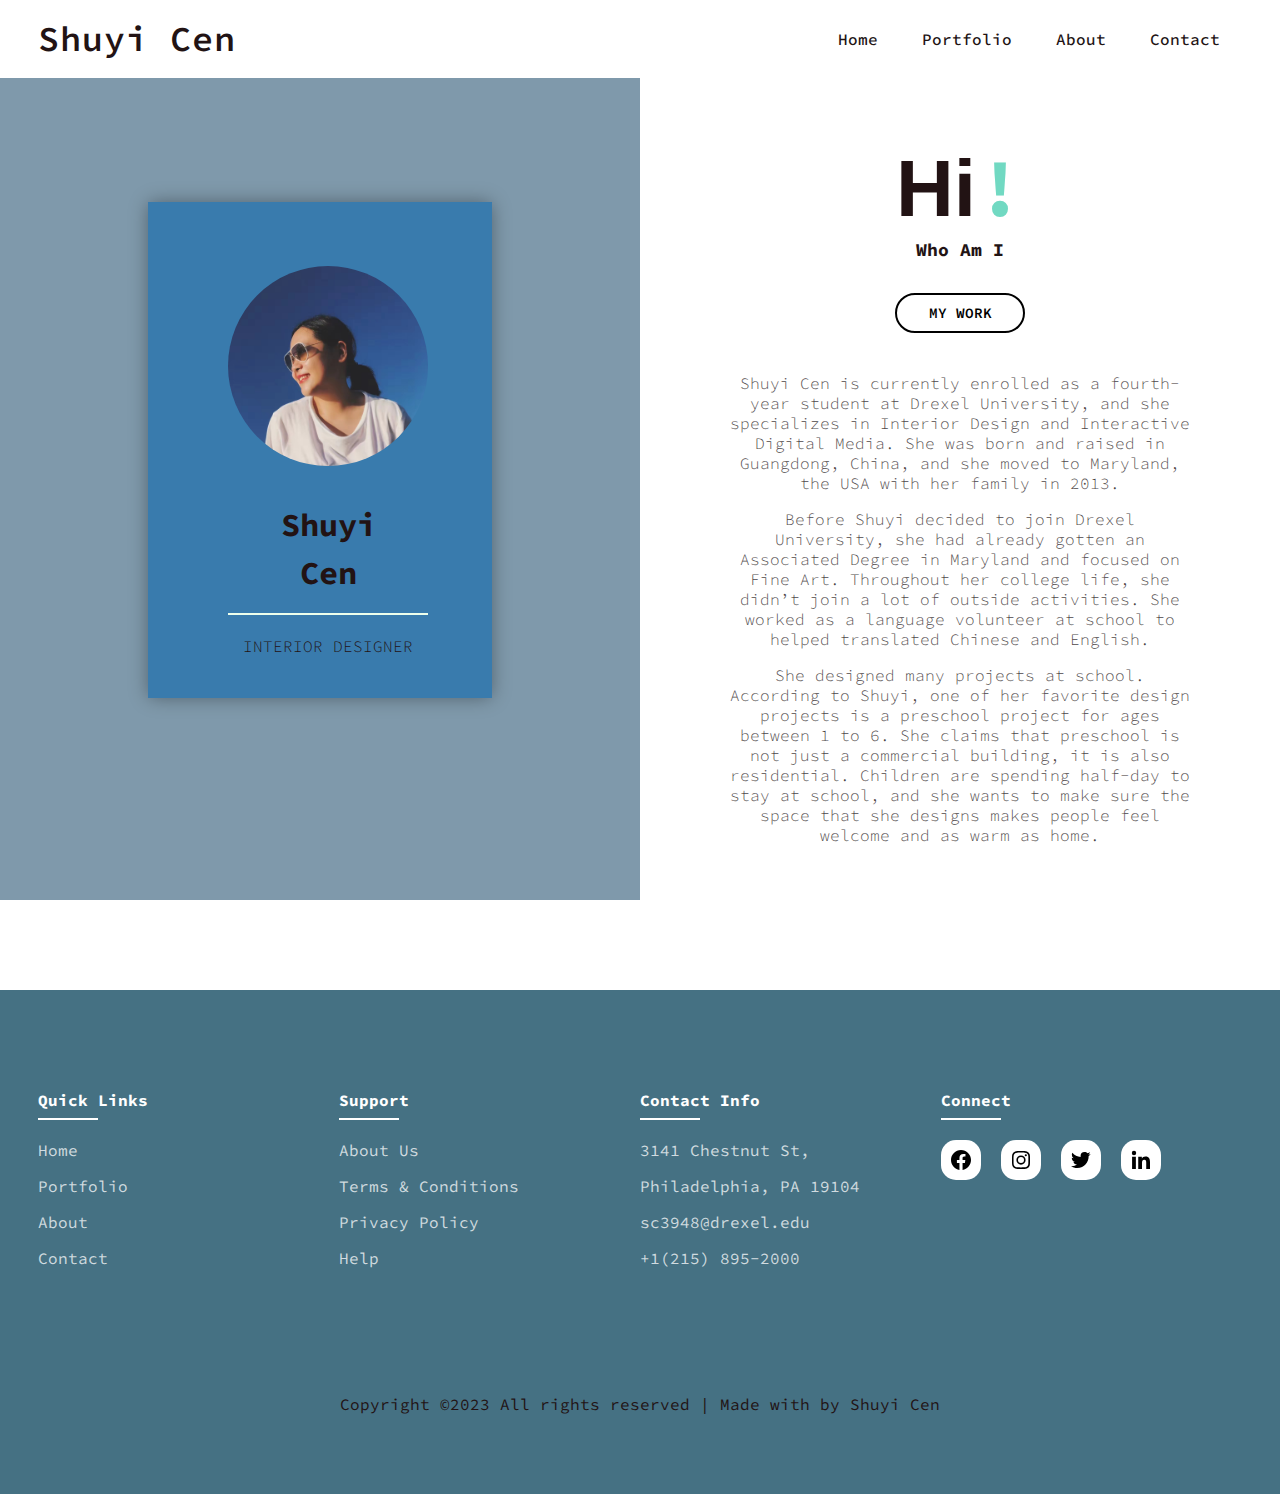
<file: about.html>
<!DOCTYPE html>
<html lang="en">
	<head>
		<meta charset="UTF-8" />
		<meta http-equiv="X-UA-Compatible" content="IE=edge" />
		<meta name="viewport" content="width=device-width,initial-scale=1.0" />
		<title>Shuyi Cen's Portfolio</title>
		<link rel="shortcut icon" type="image/png" href="./image/logo.png" />
		<link rel="stylesheet" href="style.css" />

		<link rel="preconnect" href="https://fonts.googleapis.com" />
		<link rel="preconnect" href="https://fonts.gstatic.com" crossorigin />
		<link
			href="https://fonts.googleapis.com/css2?family=Source+Code+Pro:ital,wght@0,400;0,500;1,400;1,500&display=swap"
			rel="stylesheet"
		/>
	</head>
	<body>
		<!--header-->
		<header>
			<a href="index.html" class="logo">Shuyi Cen</a>
			<div class="bx bx-menu" id="menu-icon">
				<svg
					xmlns="http://www.w3.org/2000/svg"
					width="24"
					height="24"
					viewBox="0 0 24 24"
				>
					<path d="M4 6h16v2H4zm0 5h16v2H4zm0 5h16v2H4z"></path>
				</svg>
			</div>

			<ul class="navbar">
				<li><a href="index.html">Home</a></li>
				<li><a href="gallery.html">Portfolio</a></li>
				<li><a href="about.html">About</a></li>
				<li><a href="contact.html">Contact</a></li>
			</ul>
		</header>

		<!-- end header -->
		<div class="about-wrapper">
			<div class="about-left">
				<div class="about-left-content">
					<div>
						<div class="shadow">
							<div class="about-img">
								<img src="./image/ME.jpeg" alt="me" />
							</div>
						</div>
						<h3>Shuyi<br />Cen</h3>
						<p>Interior Designer</p>
					</div>
				</div>
			</div>
			<div class="about-right">
				<h1>Hi<span>!</span></h1>
				<h2>Who Am I</h2>

				<div class="about-btns">
					<a href="http://127.0.0.1:5500/gallery.html"
						><button type="button" class="btn btn-white">My Work</button></a
					>
				</div>
				<div class="about-para">
					<p>
						Shuyi Cen is currently enrolled as a fourth-year student at Drexel
						University, and she specializes in Interior Design and Interactive
						Digital Media. She was born and raised in Guangdong, China, and she
						moved to Maryland, the USA with her family in 2013.
					</p>
					<p>
						Before Shuyi decided to join Drexel University, she had already
						gotten an Associated Degree in Maryland and focused on Fine Art.
						Throughout her college life, she didn’t join a lot of outside
						activities. She worked as a language volunteer at school to helped
						translated Chinese and English.
					</p>
					<p>
						She designed many projects at school. According to Shuyi, one of her
						favorite design projects is a preschool project for ages between 1
						to 6. She claims that preschool is not just a commercial building,
						it is also residential. Children are spending half-day to stay at
						school, and she wants to make sure the space that she designs makes
						people feel welcome and as warm as home.
					</p>
				</div>
			</div>
		</div>

		<!-- footer -->
		<section id="contact">
			<div class="footer">
				<div class="main">
					<div class="list">
						<h4>Quick Links</h4>
						<ul>
							<li><a href="index.html">Home</a></li>
							<li><a href="gallery.html">Portfolio</a></li>
							<li><a href="about.html">About</a></li>
							<li><a href="contact.html">Contact</a></li>
						</ul>
					</div>

					<div class="list">
						<h4>Support</h4>
						<ul>
							<li><a href="#">About Us</a></li>
							<li><a href="#">Terms & Conditions</a></li>
							<li><a href="#">Privacy Policy</a></li>
							<li><a href="#">Help</a></li>
						</ul>
					</div>

					<div class="list">
						<h4>Contact Info</h4>
						<ul>
							<li><a href="#">3141 Chestnut St,</a></li>
							<li><a href="#">Philadelphia, PA 19104</a></li>
							<li><a href="#">sc3948@drexel.edu</a></li>
							<li><a href="#">+1(215) 895-2000</a></li>
						</ul>
					</div>

					<div class="list">
						<h4>Connect</h4>
						<div class="social">
							<a href="#"
								><i class="bx bxl-facebook-circle"></i>
								<svg
									xmlns="http://www.w3.org/2000/svg"
									width="24"
									height="24"
									viewBox="0 0 24 24"
								>
									<path
										d="M12.001 2.002c-5.522 0-9.999 4.477-9.999 9.999 0 4.99 3.656 9.126 8.437 9.879v-6.988h-2.54v-2.891h2.54V9.798c0-2.508 1.493-3.891 3.776-3.891 1.094 0 2.24.195 2.24.195v2.459h-1.264c-1.24 0-1.628.772-1.628 1.563v1.875h2.771l-.443 2.891h-2.328v6.988C18.344 21.129 22 16.992 22 12.001c0-5.522-4.477-9.999-9.999-9.999z"
									></path>
								</svg>
							</a>
							<a href="#"
								><i class="bx bxl-instagram"></i>
								<svg
									xmlns="http://www.w3.org/2000/svg"
									width="24"
									height="24"
									viewBox="0 0 24 24"
								>
									<path
										d="M11.999 7.377a4.623 4.623 0 1 0 0 9.248 4.623 4.623 0 0 0 0-9.248zm0 7.627a3.004 3.004 0 1 1 0-6.008 3.004 3.004 0 0 1 0 6.008z"
									></path>
									<circle cx="16.806" cy="7.207" r="1.078"></circle>
									<path
										d="M20.533 6.111A4.605 4.605 0 0 0 17.9 3.479a6.606 6.606 0 0 0-2.186-.42c-.963-.042-1.268-.054-3.71-.054s-2.755 0-3.71.054a6.554 6.554 0 0 0-2.184.42 4.6 4.6 0 0 0-2.633 2.632 6.585 6.585 0 0 0-.419 2.186c-.043.962-.056 1.267-.056 3.71 0 2.442 0 2.753.056 3.71.015.748.156 1.486.419 2.187a4.61 4.61 0 0 0 2.634 2.632 6.584 6.584 0 0 0 2.185.45c.963.042 1.268.055 3.71.055s2.755 0 3.71-.055a6.615 6.615 0 0 0 2.186-.419 4.613 4.613 0 0 0 2.633-2.633c.263-.7.404-1.438.419-2.186.043-.962.056-1.267.056-3.71s0-2.753-.056-3.71a6.581 6.581 0 0 0-.421-2.217zm-1.218 9.532a5.043 5.043 0 0 1-.311 1.688 2.987 2.987 0 0 1-1.712 1.711 4.985 4.985 0 0 1-1.67.311c-.95.044-1.218.055-3.654.055-2.438 0-2.687 0-3.655-.055a4.96 4.96 0 0 1-1.669-.311 2.985 2.985 0 0 1-1.719-1.711 5.08 5.08 0 0 1-.311-1.669c-.043-.95-.053-1.218-.053-3.654 0-2.437 0-2.686.053-3.655a5.038 5.038 0 0 1 .311-1.687c.305-.789.93-1.41 1.719-1.712a5.01 5.01 0 0 1 1.669-.311c.951-.043 1.218-.055 3.655-.055s2.687 0 3.654.055a4.96 4.96 0 0 1 1.67.311 2.991 2.991 0 0 1 1.712 1.712 5.08 5.08 0 0 1 .311 1.669c.043.951.054 1.218.054 3.655 0 2.436 0 2.698-.043 3.654h-.011z"
									></path>
								</svg>
							</a>
							<a href="#"
								><i class="bx bxl-twitter"></i>
								<svg
									xmlns="http://www.w3.org/2000/svg"
									width="24"
									height="24"
									viewBox="0 0 24 24"
								>
									<path
										d="M19.633 7.997c.013.175.013.349.013.523 0 5.325-4.053 11.461-11.46 11.461-2.282 0-4.402-.661-6.186-1.809.324.037.636.05.973.05a8.07 8.07 0 0 0 5.001-1.721 4.036 4.036 0 0 1-3.767-2.793c.249.037.499.062.761.062.361 0 .724-.05 1.061-.137a4.027 4.027 0 0 1-3.23-3.953v-.05c.537.299 1.16.486 1.82.511a4.022 4.022 0 0 1-1.796-3.354c0-.748.199-1.434.548-2.032a11.457 11.457 0 0 0 8.306 4.215c-.062-.3-.1-.611-.1-.923a4.026 4.026 0 0 1 4.028-4.028c1.16 0 2.207.486 2.943 1.272a7.957 7.957 0 0 0 2.556-.973 4.02 4.02 0 0 1-1.771 2.22 8.073 8.073 0 0 0 2.319-.624 8.645 8.645 0 0 1-2.019 2.083z"
									></path>
								</svg>
							</a>
							<a href="#"
								><i class="bx bxl-linkedin"></i>
								<svg
									xmlns="http://www.w3.org/2000/svg"
									width="24"
									height="24"
									viewBox="0 0 24 24"
								>
									<circle cx="4.983" cy="5.009" r="2.188"></circle>
									<path
										d="M9.237 8.855v12.139h3.769v-6.003c0-1.584.298-3.118 2.262-3.118 1.937 0 1.961 1.811 1.961 3.218v5.904H21v-6.657c0-3.27-.704-5.783-4.526-5.783-1.835 0-3.065 1.007-3.568 1.96h-.051v-1.66H9.237zm-6.142 0H6.87v12.139H3.095z"
									></path>
								</svg>
							</a>
						</div>
					</div>
				</div>
			</div>
			<div class="end-text">
				<p>Copyright ©2023 All rights reserved | Made with by Shuyi Cen</p>
			</div>
		</section>

		<script>
			const menuBtn = document.querySelector(".menu-btn");
			const navlinks = document.querySelector(".nav-links");

			menuBtn.addEventListener("click", () => {
				navlinks.classList.toggle("mobile-menu");
			});
		</script>
		<script type="text/javascript" src="script.js"></script>
	</body>
</html>
</file>
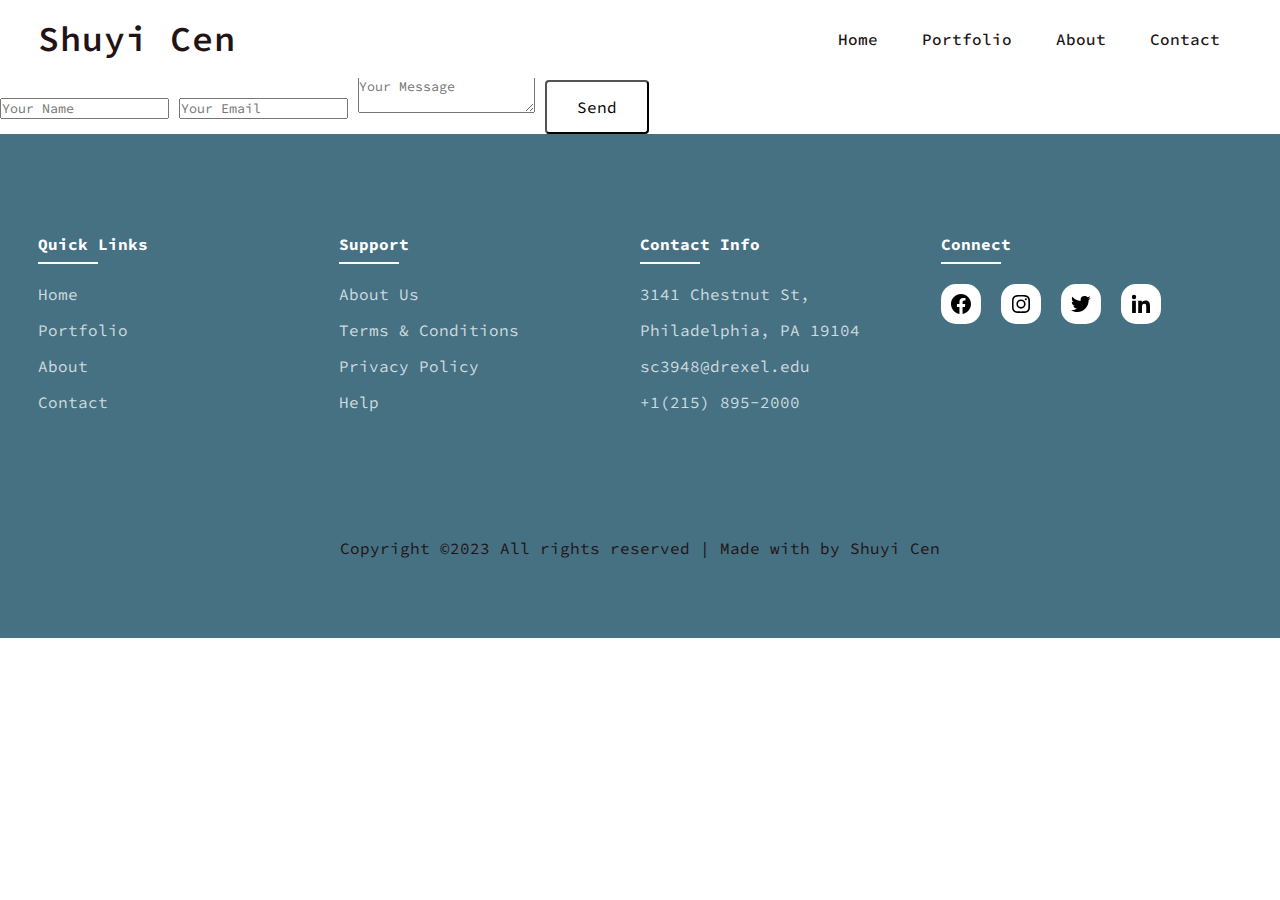
<file: contact.html>
<!DOCTYPE html>
<html lang="en">
	<head>
		<meta charset="UTF-8" />
		<meta http-equiv="X-UA-Compatible" content="IE=edge" />
		<meta name="viewport" content="width=device-width,initial-scale=1.0" />
		<title>Shuyi Cen's Portfolio</title>
		<link rel="shortcut icon" type="image/png" href="./image/logo.png" />
		<link rel="stylesheet" href="style.css" />

		<link rel="preconnect" href="https://fonts.googleapis.com" />
		<link rel="preconnect" href="https://fonts.gstatic.com" crossorigin />
		<link
			href="https://fonts.googleapis.com/css2?family=Source+Code+Pro:ital,wght@0,400;0,500;1,400;1,500&display=swap"
			rel="stylesheet"
		/>
	</head>
	<body>
		<!--header-->
		<header>
			<a href="index.html" class="logo">Shuyi Cen</a>
			<div class="bx bx-menu" id="menu-icon">
				<svg
					xmlns="http://www.w3.org/2000/svg"
					width="24"
					height="24"
					viewBox="0 0 24 24"
				>
					<path d="M4 6h16v2H4zm0 5h16v2H4zm0 5h16v2H4z"></path>
				</svg>
			</div>

			<ul class="navbar">
				<li><a href="index.html">Home</a></li>
				<li><a href="gallery.html">Portfolio</a></li>
				<li><a href="about.html">About</a></li>
				<li><a href="contact.html">Contact</a></li>
			</ul>
		</header>

		<!-- end header -->
		<div class="contact-page">
			<h5>Get In Touch!</h5>
			<div class="contact-info">
				<div class="item">
					<i class="bx bx-home">3141 Chestnut St, Philadelphia, PA 19104</i>
				</div>
				<div class="item">
					<i class="bx bxs-phone">+1 (215)895-2000</i>
				</div>
				<div class="item">
					<i class="bx bxs-envelope">sc3948@drexel.edu </i>
				</div>
			</div>
			<form action="" class="contact-form">
				<input type="text" class="textb" placeholder="Your Name" />
				<input type="Email" class="textb" placeholder="Your Email" />
				<textarea placeholder="Your Message"></textarea>
				<input type="submit" class="home-btn" value="Send" />
			</form>
		</div>

		<!-- footer -->
		<section id="contact">
			<div class="footer">
				<div class="main">
					<div class="list">
						<h4>Quick Links</h4>
						<ul>
							<li><a href="index.html">Home</a></li>
							<li><a href="gallery.html">Portfolio</a></li>
							<li><a href="about.html">About</a></li>
							<li><a href="contact.html">Contact</a></li>
						</ul>
					</div>

					<div class="list">
						<h4>Support</h4>
						<ul>
							<li><a href="#">About Us</a></li>
							<li><a href="#">Terms & Conditions</a></li>
							<li><a href="#">Privacy Policy</a></li>
							<li><a href="#">Help</a></li>
						</ul>
					</div>

					<div class="list">
						<h4>Contact Info</h4>
						<ul>
							<li><a href="#">3141 Chestnut St,</a></li>
							<li><a href="#">Philadelphia, PA 19104</a></li>
							<li><a href="#">sc3948@drexel.edu</a></li>
							<li><a href="#">+1(215) 895-2000</a></li>
						</ul>
					</div>

					<div class="list">
						<h4>Connect</h4>
						<div class="social">
							<a href="#"
								><i class="bx bxl-facebook-circle"></i>
								<svg
									xmlns="http://www.w3.org/2000/svg"
									width="24"
									height="24"
									viewBox="0 0 24 24"
								>
									<path
										d="M12.001 2.002c-5.522 0-9.999 4.477-9.999 9.999 0 4.99 3.656 9.126 8.437 9.879v-6.988h-2.54v-2.891h2.54V9.798c0-2.508 1.493-3.891 3.776-3.891 1.094 0 2.24.195 2.24.195v2.459h-1.264c-1.24 0-1.628.772-1.628 1.563v1.875h2.771l-.443 2.891h-2.328v6.988C18.344 21.129 22 16.992 22 12.001c0-5.522-4.477-9.999-9.999-9.999z"
									></path>
								</svg>
							</a>
							<a href="#"
								><i class="bx bxl-instagram"></i>
								<svg
									xmlns="http://www.w3.org/2000/svg"
									width="24"
									height="24"
									viewBox="0 0 24 24"
								>
									<path
										d="M11.999 7.377a4.623 4.623 0 1 0 0 9.248 4.623 4.623 0 0 0 0-9.248zm0 7.627a3.004 3.004 0 1 1 0-6.008 3.004 3.004 0 0 1 0 6.008z"
									></path>
									<circle cx="16.806" cy="7.207" r="1.078"></circle>
									<path
										d="M20.533 6.111A4.605 4.605 0 0 0 17.9 3.479a6.606 6.606 0 0 0-2.186-.42c-.963-.042-1.268-.054-3.71-.054s-2.755 0-3.71.054a6.554 6.554 0 0 0-2.184.42 4.6 4.6 0 0 0-2.633 2.632 6.585 6.585 0 0 0-.419 2.186c-.043.962-.056 1.267-.056 3.71 0 2.442 0 2.753.056 3.71.015.748.156 1.486.419 2.187a4.61 4.61 0 0 0 2.634 2.632 6.584 6.584 0 0 0 2.185.45c.963.042 1.268.055 3.71.055s2.755 0 3.71-.055a6.615 6.615 0 0 0 2.186-.419 4.613 4.613 0 0 0 2.633-2.633c.263-.7.404-1.438.419-2.186.043-.962.056-1.267.056-3.71s0-2.753-.056-3.71a6.581 6.581 0 0 0-.421-2.217zm-1.218 9.532a5.043 5.043 0 0 1-.311 1.688 2.987 2.987 0 0 1-1.712 1.711 4.985 4.985 0 0 1-1.67.311c-.95.044-1.218.055-3.654.055-2.438 0-2.687 0-3.655-.055a4.96 4.96 0 0 1-1.669-.311 2.985 2.985 0 0 1-1.719-1.711 5.08 5.08 0 0 1-.311-1.669c-.043-.95-.053-1.218-.053-3.654 0-2.437 0-2.686.053-3.655a5.038 5.038 0 0 1 .311-1.687c.305-.789.93-1.41 1.719-1.712a5.01 5.01 0 0 1 1.669-.311c.951-.043 1.218-.055 3.655-.055s2.687 0 3.654.055a4.96 4.96 0 0 1 1.67.311 2.991 2.991 0 0 1 1.712 1.712 5.08 5.08 0 0 1 .311 1.669c.043.951.054 1.218.054 3.655 0 2.436 0 2.698-.043 3.654h-.011z"
									></path>
								</svg>
							</a>
							<a href="#"
								><i class="bx bxl-twitter"></i>
								<svg
									xmlns="http://www.w3.org/2000/svg"
									width="24"
									height="24"
									viewBox="0 0 24 24"
								>
									<path
										d="M19.633 7.997c.013.175.013.349.013.523 0 5.325-4.053 11.461-11.46 11.461-2.282 0-4.402-.661-6.186-1.809.324.037.636.05.973.05a8.07 8.07 0 0 0 5.001-1.721 4.036 4.036 0 0 1-3.767-2.793c.249.037.499.062.761.062.361 0 .724-.05 1.061-.137a4.027 4.027 0 0 1-3.23-3.953v-.05c.537.299 1.16.486 1.82.511a4.022 4.022 0 0 1-1.796-3.354c0-.748.199-1.434.548-2.032a11.457 11.457 0 0 0 8.306 4.215c-.062-.3-.1-.611-.1-.923a4.026 4.026 0 0 1 4.028-4.028c1.16 0 2.207.486 2.943 1.272a7.957 7.957 0 0 0 2.556-.973 4.02 4.02 0 0 1-1.771 2.22 8.073 8.073 0 0 0 2.319-.624 8.645 8.645 0 0 1-2.019 2.083z"
									></path>
								</svg>
							</a>
							<a href="#"
								><i class="bx bxl-linkedin"></i>
								<svg
									xmlns="http://www.w3.org/2000/svg"
									width="24"
									height="24"
									viewBox="0 0 24 24"
								>
									<circle cx="4.983" cy="5.009" r="2.188"></circle>
									<path
										d="M9.237 8.855v12.139h3.769v-6.003c0-1.584.298-3.118 2.262-3.118 1.937 0 1.961 1.811 1.961 3.218v5.904H21v-6.657c0-3.27-.704-5.783-4.526-5.783-1.835 0-3.065 1.007-3.568 1.96h-.051v-1.66H9.237zm-6.142 0H6.87v12.139H3.095z"
									></path>
								</svg>
							</a>
						</div>
					</div>
				</div>
			</div>
			<div class="end-text">
				<p>Copyright ©2023 All rights reserved | Made with by Shuyi Cen</p>
			</div>
		</section>

		<script type="text/javascript" src="script.js"></script>
	</body>
</html>
</file>
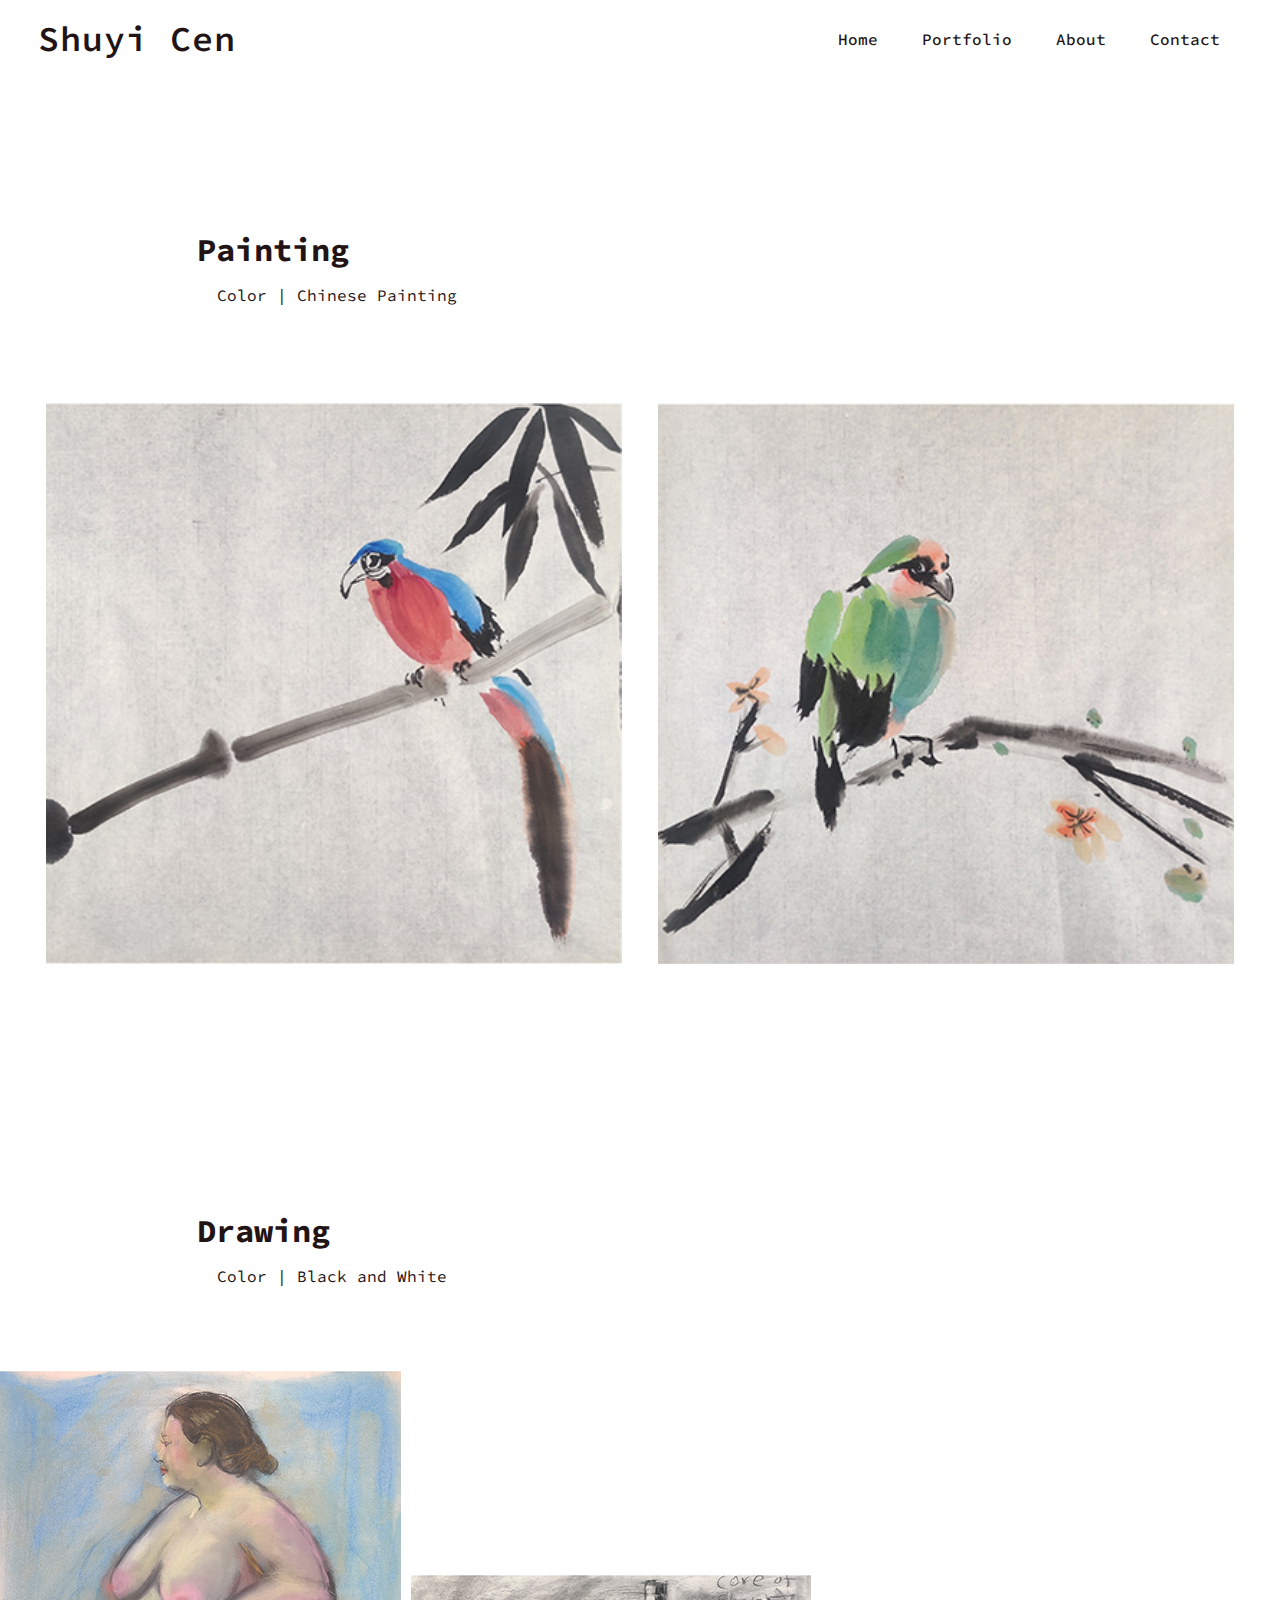
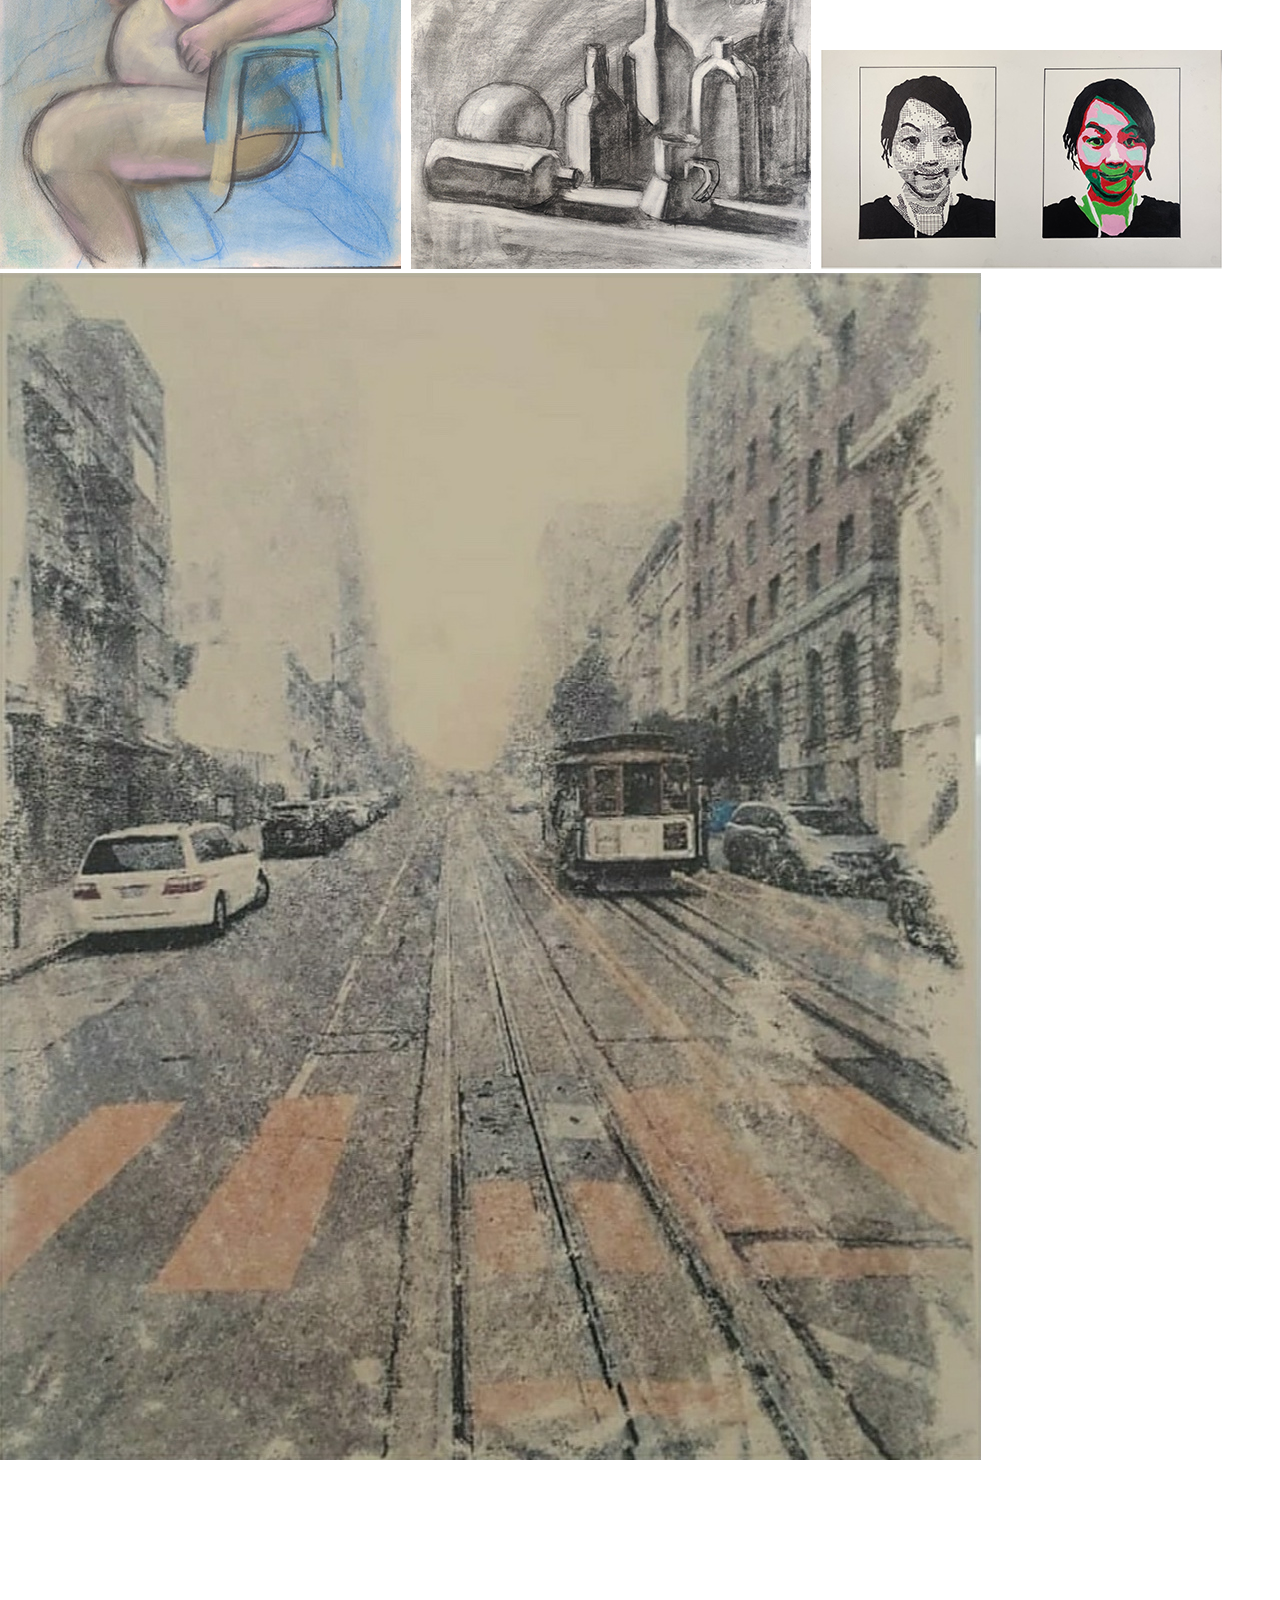
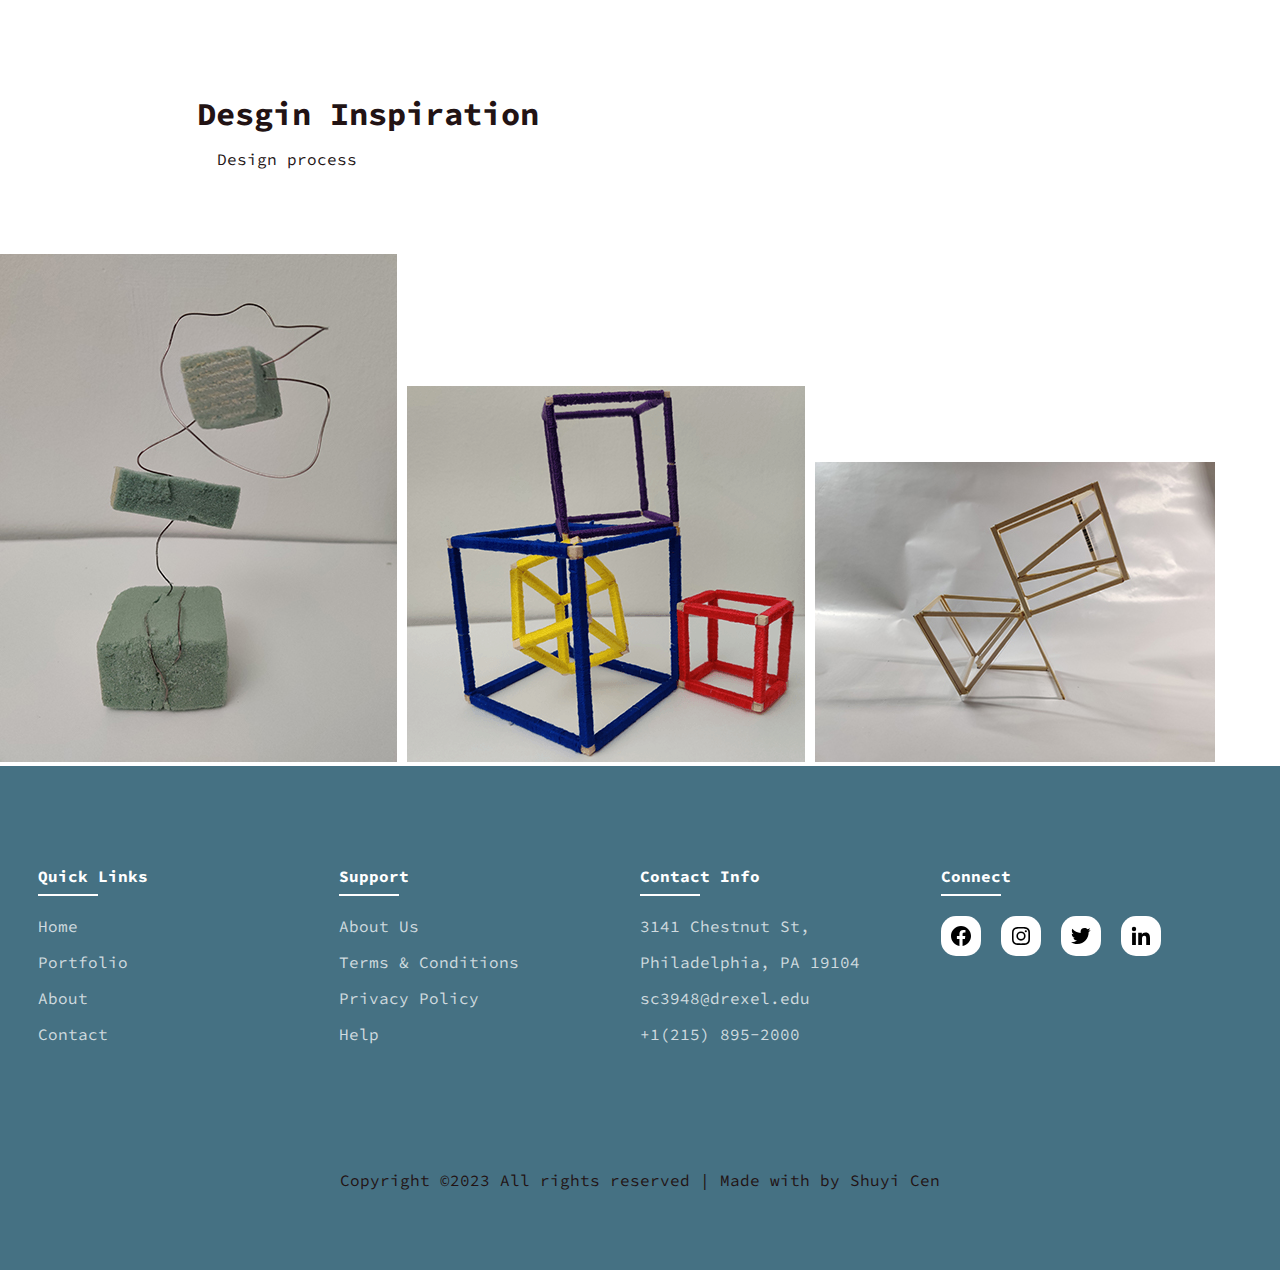
<file: drawing.html>
<!DOCTYPE html>
<html lang="en">
	<head>
		<meta charset="UTF-8" />
		<meta http-equiv="X-UA-Compatible" content="IE=edge" />
		<meta name="viewport" content="width=device-width,initial-scale=1.0" />
		<title>Shuyi Cen's Portfolio</title>
		<link rel="shortcut icon" type="image/png" href="./image/logo.png" />
		<link rel="stylesheet" href="style.css" />

		<link rel="preconnect" href="https://fonts.googleapis.com" />
		<link rel="preconnect" href="https://fonts.gstatic.com" crossorigin />
		<link
			href="https://fonts.googleapis.com/css2?family=Source+Code+Pro:ital,wght@0,400;0,500;1,400;1,500&display=swap"
			rel="stylesheet"
		/>
	</head>
	<body>
		<!--header-->
		<header>
			<a href="index.html" class="logo">Shuyi Cen</a>
			<div class="bx bx-menu" id="menu-icon">
				<svg
					xmlns="http://www.w3.org/2000/svg"
					width="24"
					height="24"
					viewBox="0 0 24 24"
				>
					<path d="M4 6h16v2H4zm0 5h16v2H4zm0 5h16v2H4z"></path>
				</svg>
			</div>

			<ul class="navbar">
				<li><a href="index.html">Home</a></li>
				<li><a href="gallery.html">Portfolio</a></li>
				<li><a href="about.html">About</a></li>
				<li><a href="contact.html">Contact</a></li>
			</ul>
		</header>

		<!-- end header -->

		<div class="header2">
			<h1>Painting</h1>
			<p>Color | Chinese Painting</p>
		</div>

		<div class="work2">
			<img src="image/Chinese painting_.jpg" />
			<img src="image/Chinese painting 2 2.jpg" />
		</div>

		<div class="header2">
			<h1>Drawing</h1>
			<p>Color | Black and White</p>
		</div>
		<div class="work4">
			<img src="image/Human Figure.jpg" />
			<img src="image/Still Life.jpg" />
			<img src="image/Self-Portrait.jpg" />
			<img src="image/printmaking.jpg" />
		</div>

		<div class="header2">
			<h1>Desgin Inspiration</h1>
			<p>Design process</p>
		</div>

		<div class="work4">
			<img src="image/Linear Serpentine 2.jpg" />
			<img src="image/warm cold 2.png" />
			<img src="image/Open Closed.jpg" />
		</div>

		<!-- footer -->
		<section id="contact">
			<div class="footer">
				<div class="main">
					<div class="list">
						<h4>Quick Links</h4>
						<ul>
							<li><a href="index.html">Home</a></li>
							<li><a href="gallery.html">Portfolio</a></li>
							<li><a href="about.html">About</a></li>
							<li><a href="contact.html">Contact</a></li>
						</ul>
					</div>

					<div class="list">
						<h4>Support</h4>
						<ul>
							<li><a href="#">About Us</a></li>
							<li><a href="#">Terms & Conditions</a></li>
							<li><a href="#">Privacy Policy</a></li>
							<li><a href="#">Help</a></li>
						</ul>
					</div>

					<div class="list">
						<h4>Contact Info</h4>
						<ul>
							<li><a href="#">3141 Chestnut St,</a></li>
							<li><a href="#">Philadelphia, PA 19104</a></li>
							<li><a href="#">sc3948@drexel.edu</a></li>
							<li><a href="#">+1(215) 895-2000</a></li>
						</ul>
					</div>

					<div class="list">
						<h4>Connect</h4>
						<div class="social">
							<a href="#"
								><i class="bx bxl-facebook-circle"></i>
								<svg
									xmlns="http://www.w3.org/2000/svg"
									width="24"
									height="24"
									viewBox="0 0 24 24"
								>
									<path
										d="M12.001 2.002c-5.522 0-9.999 4.477-9.999 9.999 0 4.99 3.656 9.126 8.437 9.879v-6.988h-2.54v-2.891h2.54V9.798c0-2.508 1.493-3.891 3.776-3.891 1.094 0 2.24.195 2.24.195v2.459h-1.264c-1.24 0-1.628.772-1.628 1.563v1.875h2.771l-.443 2.891h-2.328v6.988C18.344 21.129 22 16.992 22 12.001c0-5.522-4.477-9.999-9.999-9.999z"
									></path>
								</svg>
							</a>
							<a href="#"
								><i class="bx bxl-instagram"></i>
								<svg
									xmlns="http://www.w3.org/2000/svg"
									width="24"
									height="24"
									viewBox="0 0 24 24"
								>
									<path
										d="M11.999 7.377a4.623 4.623 0 1 0 0 9.248 4.623 4.623 0 0 0 0-9.248zm0 7.627a3.004 3.004 0 1 1 0-6.008 3.004 3.004 0 0 1 0 6.008z"
									></path>
									<circle cx="16.806" cy="7.207" r="1.078"></circle>
									<path
										d="M20.533 6.111A4.605 4.605 0 0 0 17.9 3.479a6.606 6.606 0 0 0-2.186-.42c-.963-.042-1.268-.054-3.71-.054s-2.755 0-3.71.054a6.554 6.554 0 0 0-2.184.42 4.6 4.6 0 0 0-2.633 2.632 6.585 6.585 0 0 0-.419 2.186c-.043.962-.056 1.267-.056 3.71 0 2.442 0 2.753.056 3.71.015.748.156 1.486.419 2.187a4.61 4.61 0 0 0 2.634 2.632 6.584 6.584 0 0 0 2.185.45c.963.042 1.268.055 3.71.055s2.755 0 3.71-.055a6.615 6.615 0 0 0 2.186-.419 4.613 4.613 0 0 0 2.633-2.633c.263-.7.404-1.438.419-2.186.043-.962.056-1.267.056-3.71s0-2.753-.056-3.71a6.581 6.581 0 0 0-.421-2.217zm-1.218 9.532a5.043 5.043 0 0 1-.311 1.688 2.987 2.987 0 0 1-1.712 1.711 4.985 4.985 0 0 1-1.67.311c-.95.044-1.218.055-3.654.055-2.438 0-2.687 0-3.655-.055a4.96 4.96 0 0 1-1.669-.311 2.985 2.985 0 0 1-1.719-1.711 5.08 5.08 0 0 1-.311-1.669c-.043-.95-.053-1.218-.053-3.654 0-2.437 0-2.686.053-3.655a5.038 5.038 0 0 1 .311-1.687c.305-.789.93-1.41 1.719-1.712a5.01 5.01 0 0 1 1.669-.311c.951-.043 1.218-.055 3.655-.055s2.687 0 3.654.055a4.96 4.96 0 0 1 1.67.311 2.991 2.991 0 0 1 1.712 1.712 5.08 5.08 0 0 1 .311 1.669c.043.951.054 1.218.054 3.655 0 2.436 0 2.698-.043 3.654h-.011z"
									></path>
								</svg>
							</a>
							<a href="#"
								><i class="bx bxl-twitter"></i>
								<svg
									xmlns="http://www.w3.org/2000/svg"
									width="24"
									height="24"
									viewBox="0 0 24 24"
								>
									<path
										d="M19.633 7.997c.013.175.013.349.013.523 0 5.325-4.053 11.461-11.46 11.461-2.282 0-4.402-.661-6.186-1.809.324.037.636.05.973.05a8.07 8.07 0 0 0 5.001-1.721 4.036 4.036 0 0 1-3.767-2.793c.249.037.499.062.761.062.361 0 .724-.05 1.061-.137a4.027 4.027 0 0 1-3.23-3.953v-.05c.537.299 1.16.486 1.82.511a4.022 4.022 0 0 1-1.796-3.354c0-.748.199-1.434.548-2.032a11.457 11.457 0 0 0 8.306 4.215c-.062-.3-.1-.611-.1-.923a4.026 4.026 0 0 1 4.028-4.028c1.16 0 2.207.486 2.943 1.272a7.957 7.957 0 0 0 2.556-.973 4.02 4.02 0 0 1-1.771 2.22 8.073 8.073 0 0 0 2.319-.624 8.645 8.645 0 0 1-2.019 2.083z"
									></path>
								</svg>
							</a>
							<a href="#"
								><i class="bx bxl-linkedin"></i>
								<svg
									xmlns="http://www.w3.org/2000/svg"
									width="24"
									height="24"
									viewBox="0 0 24 24"
								>
									<circle cx="4.983" cy="5.009" r="2.188"></circle>
									<path
										d="M9.237 8.855v12.139h3.769v-6.003c0-1.584.298-3.118 2.262-3.118 1.937 0 1.961 1.811 1.961 3.218v5.904H21v-6.657c0-3.27-.704-5.783-4.526-5.783-1.835 0-3.065 1.007-3.568 1.96h-.051v-1.66H9.237zm-6.142 0H6.87v12.139H3.095z"
									></path>
								</svg>
							</a>
						</div>
					</div>
				</div>
			</div>
			<div class="end-text">
				<p>Copyright ©2023 All rights reserved | Made with by Shuyi Cen</p>
			</div>
		</section>

		<script type="text/javascript" src="script.js"></script>
	</body>
</html>
</file>
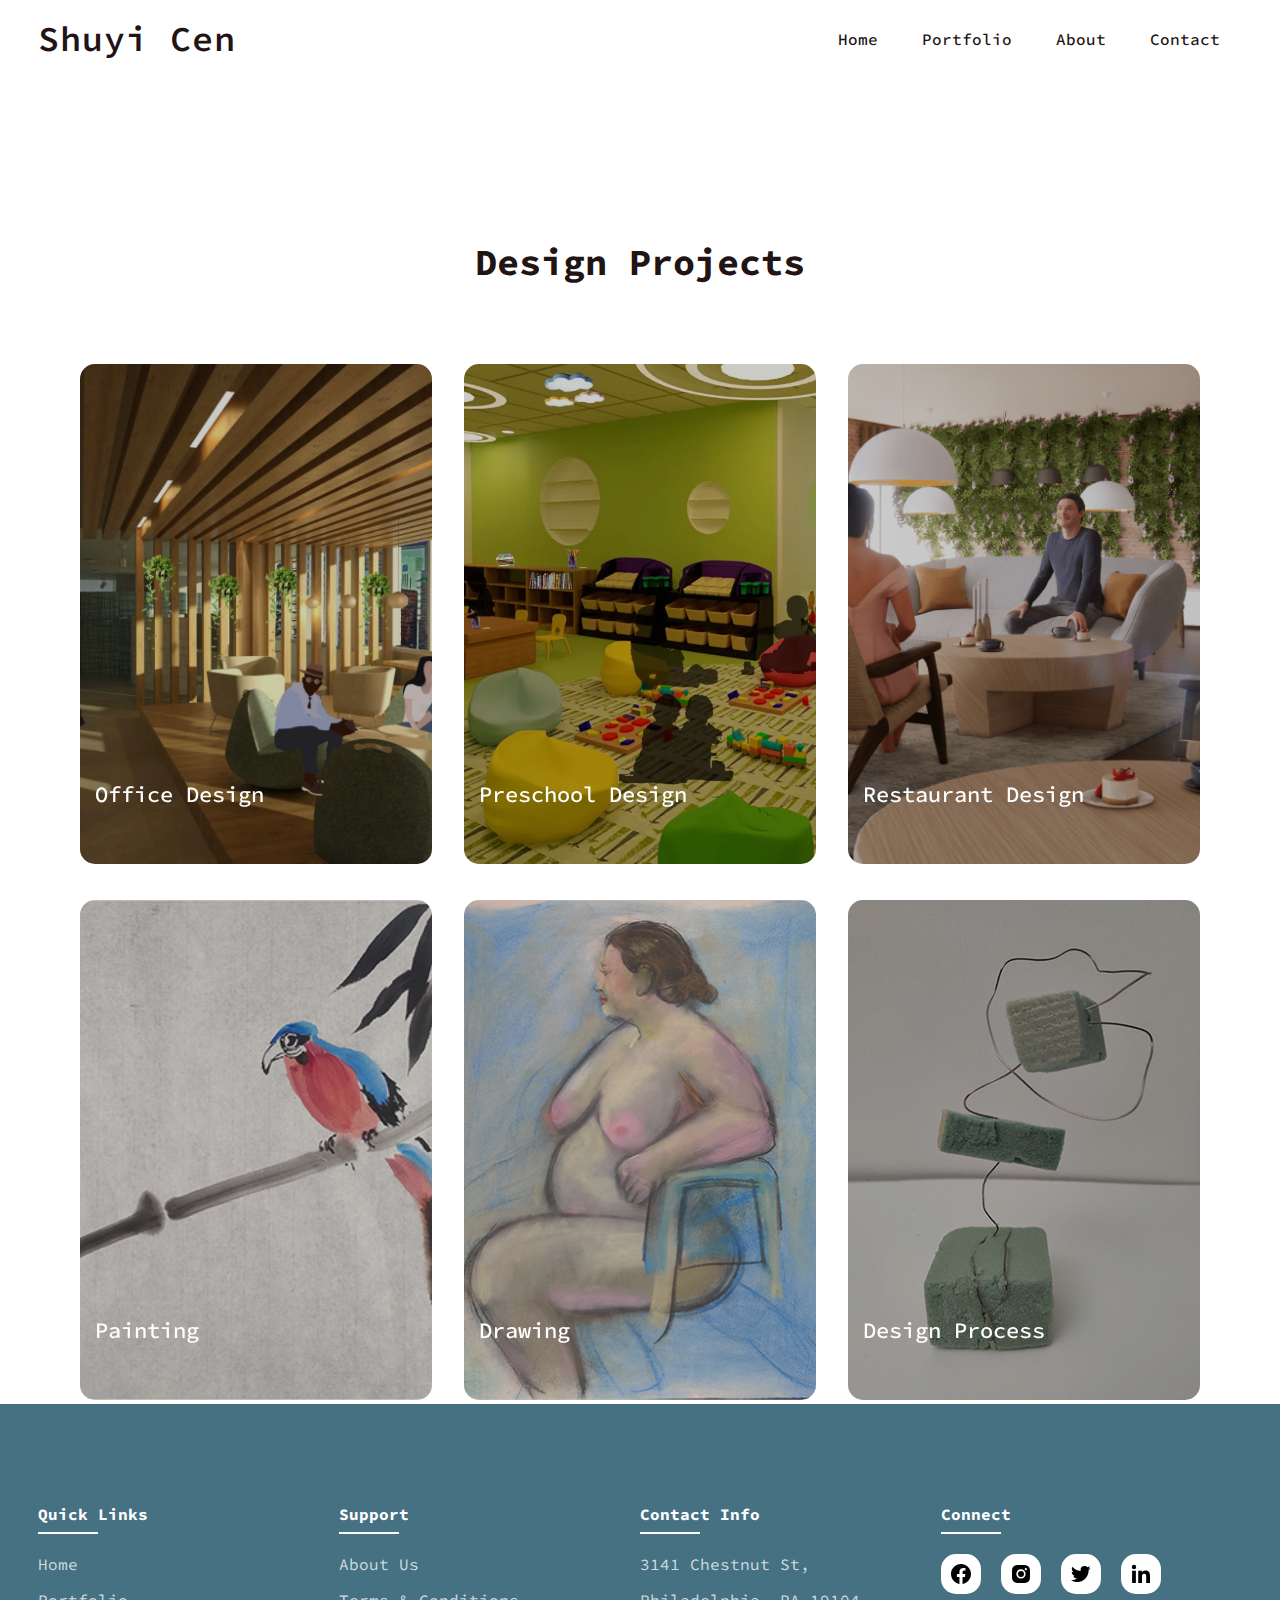
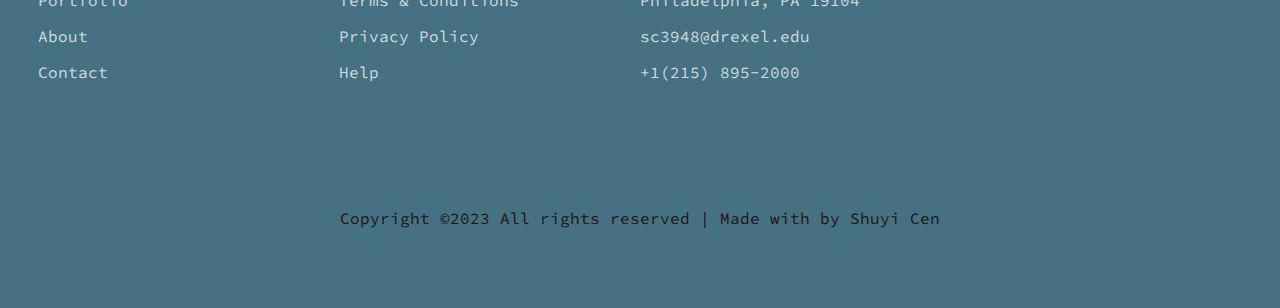
<file: gallery.html>
<!DOCTYPE html>
<html lang="en">
	<head>
		<meta charset="UTF-8" />
		<meta http-equiv="X-UA-Compatible" content="IE=edge" />
		<meta name="viewport" content="width=device-width,initial-scale=1.0" />
		<title>Shuyi Cen's Portfolio</title>
		<link rel="shortcut icon" type="image/png" href="./image/logo.png" />
		<link rel="stylesheet" href="style.css" />

		<link rel="preconnect" href="https://fonts.googleapis.com" />
		<link rel="preconnect" href="https://fonts.gstatic.com" crossorigin />
		<link
			href="https://fonts.googleapis.com/css2?family=Source+Code+Pro:ital,wght@0,400;0,500;1,400;1,500&display=swap"
			rel="stylesheet"
		/>
	</head>
	<body>
		<!--header-->
		<header>
			<a href="index.html" class="logo">Shuyi Cen</a>
			<div class="bx bx-menu" id="menu-icon">
				<svg
					xmlns="http://www.w3.org/2000/svg"
					width="24"
					height="24"
					viewBox="0 0 24 24"
				>
					<path d="M4 6h16v2H4zm0 5h16v2H4zm0 5h16v2H4z"></path>
				</svg>
			</div>

			<ul class="navbar">
				<li><a href="index.html">Home</a></li>
				<li><a href="gallery.html">Portfolio</a></li>
				<li><a href="about.html">About</a></li>
				<li><a href="contact.html">Contact</a></li>
			</ul>
		</header>
		<!-- end header -->
		<section class="gallery" id="gallery">
			<div class="title">
				<h2>Design Projects</h2>
			</div>
		</section>

		<div class="major-content">
			<div class="col-content">
				<a href="office.html"
					><img src="image/Office-design-01.jpeg" alt="office" />
				</a>
				<h1>Office Design</h1>
			</div>

			<div class="col-content">
				<a href="preschool.html"
					><img src="image/classroom.jpeg" alt="classroom"
				/></a>
				<h1>Preschool Design</h1>
			</div>

			<div class="col-content">
				<a href="restaurant.html"
					><img src="image/Restaurant-4.png" alt="restaurant"
				/></a>
				<h1>Restaurant Design</h1>
			</div>

			<div class="col-content">
				<a href="drawing.html"
					><img src="image/Chinese-painting.jpg" alt="painting"
				/></a>
				<h1>Painting</h1>
			</div>

			<div class="col-content">
				<a href="drawing.html"
					><img src="image/Human-Figure.jpg" alt="painting"
				/></a>
				<h1>Drawing</h1>
			</div>

			<div class="col-content">
				<a href="drawing.html"
					><img src="image/Linear-Serpentine.jpg" alt="3d"
				/></a>
				<h1>Design Process</h1>
			</div>
		</div>

		<!-- footer -->
		<section id="contact">
			<div class="footer">
				<div class="main">
					<div class="list">
						<h4>Quick Links</h4>
						<ul>
							<li><a href="index.html">Home</a></li>
							<li><a href="gallery.html">Portfolio</a></li>
							<li><a href="about.html">About</a></li>
							<li><a href="contact.html">Contact</a></li>
						</ul>
					</div>

					<div class="list">
						<h4>Support</h4>
						<ul>
							<li><a href="#">About Us</a></li>
							<li><a href="#">Terms & Conditions</a></li>
							<li><a href="#">Privacy Policy</a></li>
							<li><a href="#">Help</a></li>
						</ul>
					</div>

					<div class="list">
						<h4>Contact Info</h4>
						<ul>
							<li><a href="#">3141 Chestnut St,</a></li>
							<li><a href="#">Philadelphia, PA 19104</a></li>
							<li><a href="#">sc3948@drexel.edu</a></li>
							<li><a href="#">+1(215) 895-2000</a></li>
						</ul>
					</div>

					<div class="list">
						<h4>Connect</h4>
						<div class="social">
							<a href="#"
								><i class="bx bxl-facebook-circle"></i>
								<svg
									xmlns="http://www.w3.org/2000/svg"
									width="24"
									height="24"
									viewBox="0 0 24 24"
								>
									<path
										d="M12.001 2.002c-5.522 0-9.999 4.477-9.999 9.999 0 4.99 3.656 9.126 8.437 9.879v-6.988h-2.54v-2.891h2.54V9.798c0-2.508 1.493-3.891 3.776-3.891 1.094 0 2.24.195 2.24.195v2.459h-1.264c-1.24 0-1.628.772-1.628 1.563v1.875h2.771l-.443 2.891h-2.328v6.988C18.344 21.129 22 16.992 22 12.001c0-5.522-4.477-9.999-9.999-9.999z"
									></path>
								</svg>
							</a>
							<a href="#"
								><i class="bx bxl-instagram"></i>
								<svg
									xmlns="http://www.w3.org/2000/svg"
									width="24"
									height="24"
									viewBox="0 0 24 24"
								>
									<path
										d="M20.947 8.305a6.53 6.53 0 0 0-.419-2.216 4.61 4.61 0 0 0-2.633-2.633 6.606 6.606 0 0 0-2.186-.42c-.962-.043-1.267-.055-3.709-.055s-2.755 0-3.71.055a6.606 6.606 0 0 0-2.185.42 4.607 4.607 0 0 0-2.633 2.633 6.554 6.554 0 0 0-.419 2.185c-.043.963-.056 1.268-.056 3.71s0 2.754.056 3.71c.015.748.156 1.486.419 2.187a4.61 4.61 0 0 0 2.634 2.632 6.584 6.584 0 0 0 2.185.45c.963.043 1.268.056 3.71.056s2.755 0 3.71-.056a6.59 6.59 0 0 0 2.186-.419 4.615 4.615 0 0 0 2.633-2.633c.263-.7.404-1.438.419-2.187.043-.962.056-1.267.056-3.71-.002-2.442-.002-2.752-.058-3.709zm-8.953 8.297c-2.554 0-4.623-2.069-4.623-4.623s2.069-4.623 4.623-4.623a4.623 4.623 0 0 1 0 9.246zm4.807-8.339a1.077 1.077 0 0 1-1.078-1.078 1.077 1.077 0 1 1 2.155 0c0 .596-.482 1.078-1.077 1.078z"
									></path>
									<circle cx="11.994" cy="11.979" r="3.003"></circle>
								</svg>
							</a>
							<a href="#"
								><i class="bx bxl-twitter"></i>
								<svg
									xmlns="http://www.w3.org/2000/svg"
									width="24"
									height="24"
									viewBox="0 0 24 24"
								>
									<path
										d="M19.633 7.997c.013.175.013.349.013.523 0 5.325-4.053 11.461-11.46 11.461-2.282 0-4.402-.661-6.186-1.809.324.037.636.05.973.05a8.07 8.07 0 0 0 5.001-1.721 4.036 4.036 0 0 1-3.767-2.793c.249.037.499.062.761.062.361 0 .724-.05 1.061-.137a4.027 4.027 0 0 1-3.23-3.953v-.05c.537.299 1.16.486 1.82.511a4.022 4.022 0 0 1-1.796-3.354c0-.748.199-1.434.548-2.032a11.457 11.457 0 0 0 8.306 4.215c-.062-.3-.1-.611-.1-.923a4.026 4.026 0 0 1 4.028-4.028c1.16 0 2.207.486 2.943 1.272a7.957 7.957 0 0 0 2.556-.973 4.02 4.02 0 0 1-1.771 2.22 8.073 8.073 0 0 0 2.319-.624 8.645 8.645 0 0 1-2.019 2.083z"
									></path>
								</svg>
							</a>
							<a href="#"
								><i class="bx bxl-linkedin"></i>
								<svg
									xmlns="http://www.w3.org/2000/svg"
									width="24"
									height="24"
									viewBox="0 0 24 24"
								>
									<circle cx="4.983" cy="5.009" r="2.188"></circle>
									<path
										d="M9.237 8.855v12.139h3.769v-6.003c0-1.584.298-3.118 2.262-3.118 1.937 0 1.961 1.811 1.961 3.218v5.904H21v-6.657c0-3.27-.704-5.783-4.526-5.783-1.835 0-3.065 1.007-3.568 1.96h-.051v-1.66H9.237zm-6.142 0H6.87v12.139H3.095z"
									></path>
								</svg>
							</a>
						</div>
					</div>
				</div>
			</div>
			<div class="end-text">
				<p>Copyright ©2023 All rights reserved | Made with by Shuyi Cen</p>
			</div>
		</section>

		<script type="text/javascript" src="script.js"></script>
	</body>
</html>
</file>
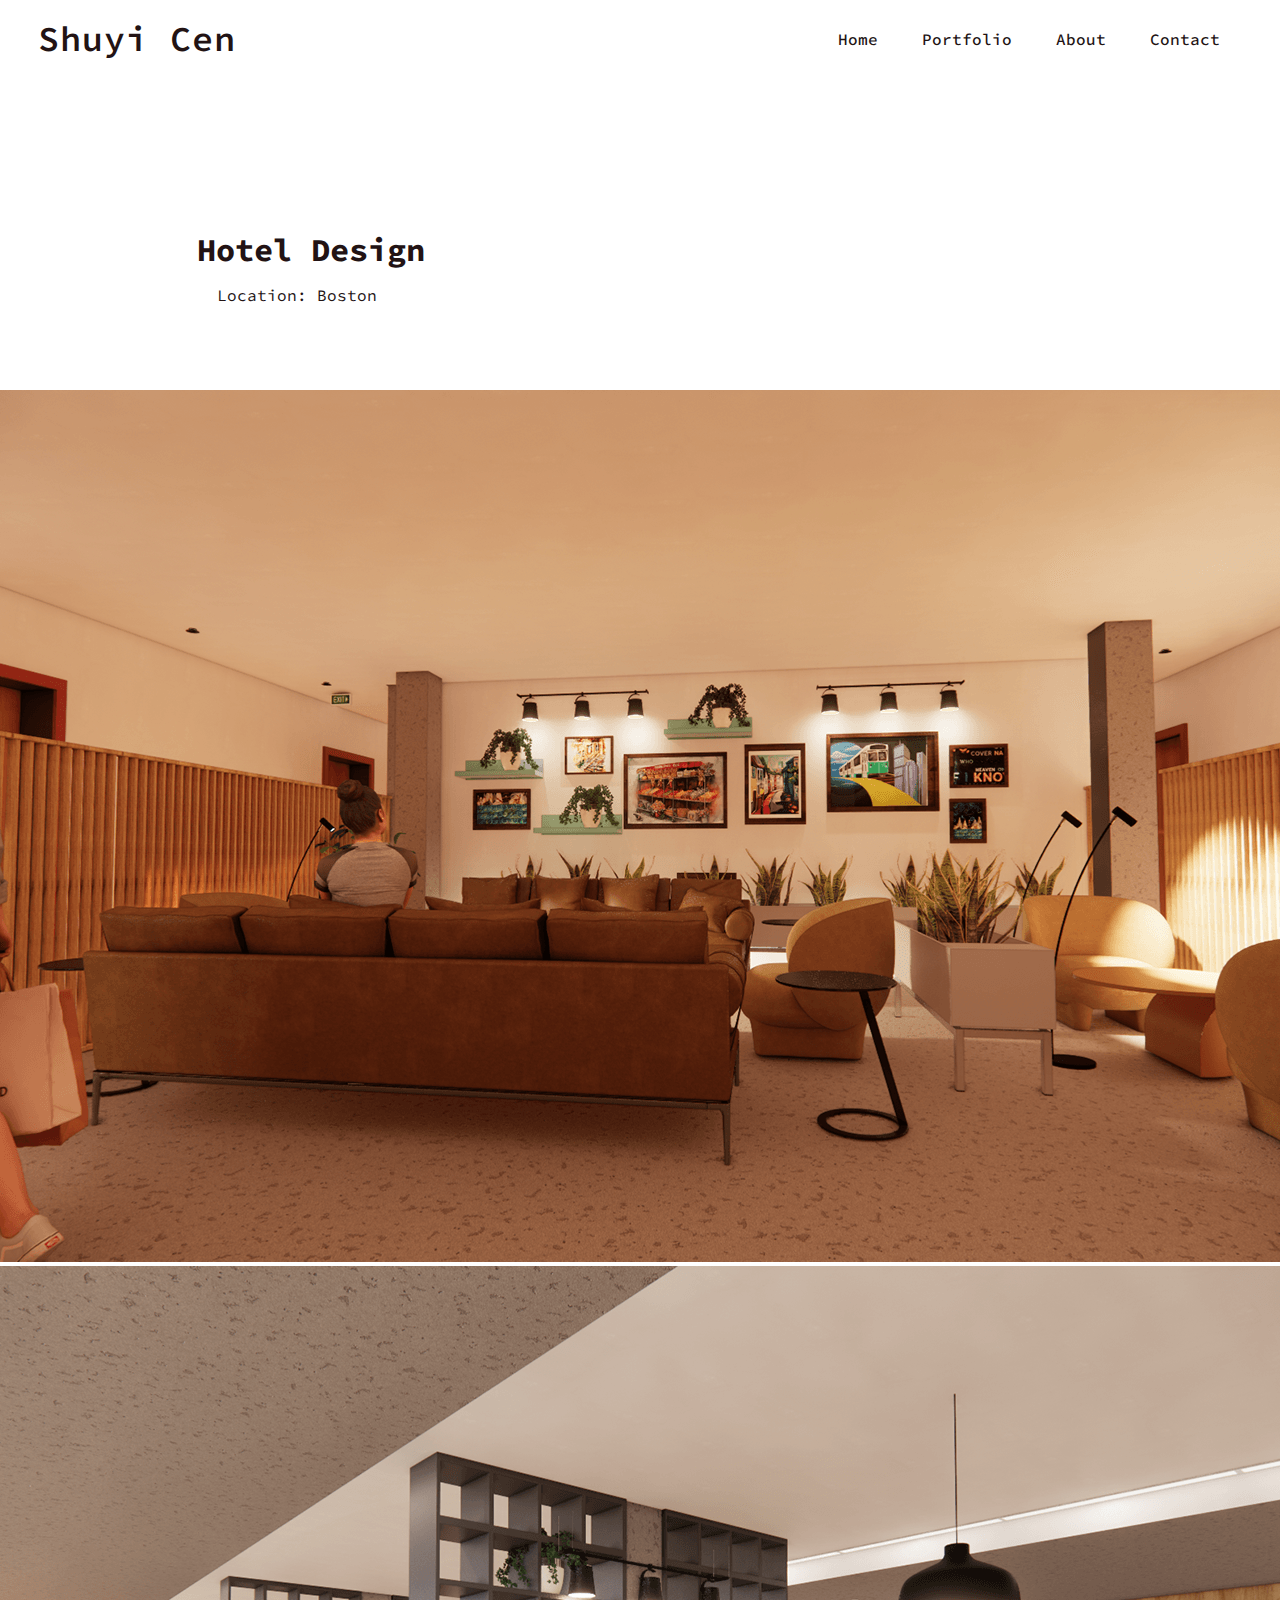
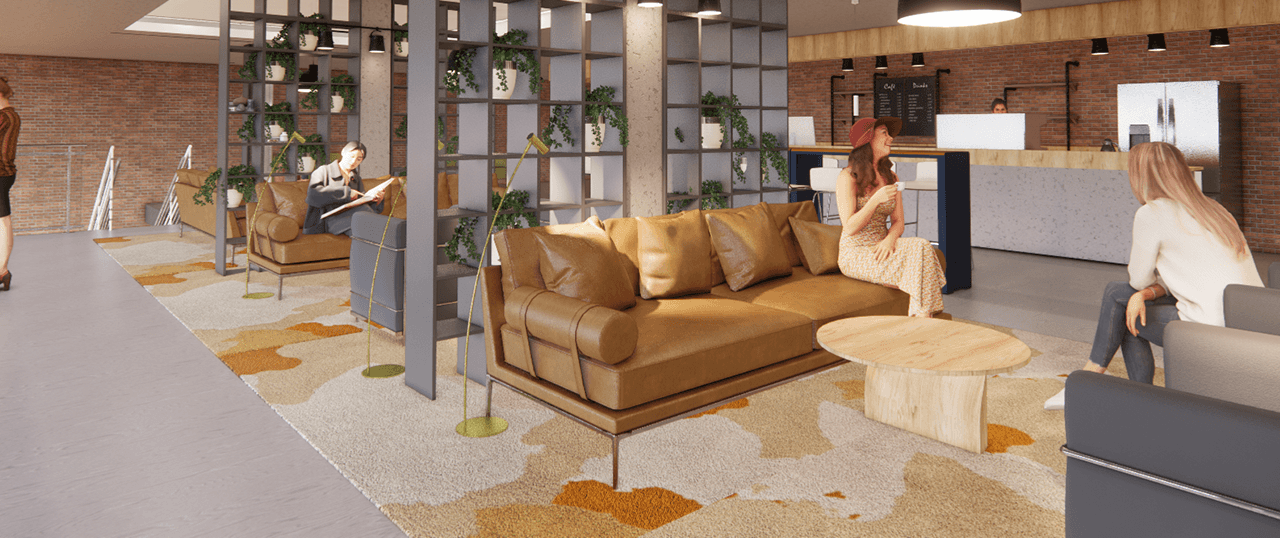
<file: hotel.html>
<!DOCTYPE html>
<html lang="en">
	<head>
		<meta charset="UTF-8" />
		<meta http-equiv="X-UA-Compatible" content="IE=edge" />
		<meta name="viewport" content="width=device-width,initial-scale=1.0" />
		<title>Shuyi Cen's Portfolio</title>
		<link rel="shortcut icon" type="image/png" href="./image/logo.png" />
		<link rel="stylesheet" href="style.css" />

		<link rel="preconnect" href="https://fonts.googleapis.com" />
		<link rel="preconnect" href="https://fonts.gstatic.com" crossorigin />
		<link
			href="https://fonts.googleapis.com/css2?family=Source+Code+Pro:ital,wght@0,400;0,500;1,400;1,500&display=swap"
			rel="stylesheet"
		/>
		<style>
			.hotel {
				align-items: center;
				display: flex;
				justify-content: center;
				margin: 0 auto;
				max-width: 1000px;
			}
		</style>
	</head>
	<body>
		<!--header-->
		<header>
			<a href="index.html" class="logo">Shuyi Cen</a>
			<div class="bx bx-menu" id="menu-icon">
				<svg
					xmlns="http://www.w3.org/2000/svg"
					width="24"
					height="24"
					viewBox="0 0 24 24"
				>
					<path d="M4 6h16v2H4zm0 5h16v2H4zm0 5h16v2H4z"></path>
				</svg>
			</div>

			<ul class="navbar">
				<li><a href="index.html">Home</a></li>
				<li><a href="gallery.html">Portfolio</a></li>
				<li><a href="about.html">About</a></li>
				<li><a href="contact.html">Contact</a></li>
			</ul>
		</header>
		<!-- end header -->
		<div class="header2">
			<h1>Hotel Design</h1>
			<p>Location: Boston</p>
		</div>

		<div class="hotel">
			<picture>
				<source media="(max-width: 650px)" srcset="image/9th-lounge-600.png" />
				<source
					media="(max-width: 1000px)"
					srcset="image/9th-lounge-1000.png"
				/>
				<source
					media="(max-width: 1550px)"
					srcset="image/9th-lounge-1550.png"
				/>
				<img src="image/9th-lounge-1550.png" alt="hotel" />
			</picture>
		</div>
		<div class="hotel">
			<picture>
				<source media="(max-width: 650px)" srcset="image/2th-lobby-600.png" />
				<source media="(max-width: 1000px)" srcset="image/2th-lobby-1000.png" />
				<source media="(max-width: 1550px)" srcset="image/2th-lobby-1550.png" />
				<img src="image/2th-lobby-1550.png" alt="hotel" />
			</picture>
		</div>
	</body>
</html>
</file>
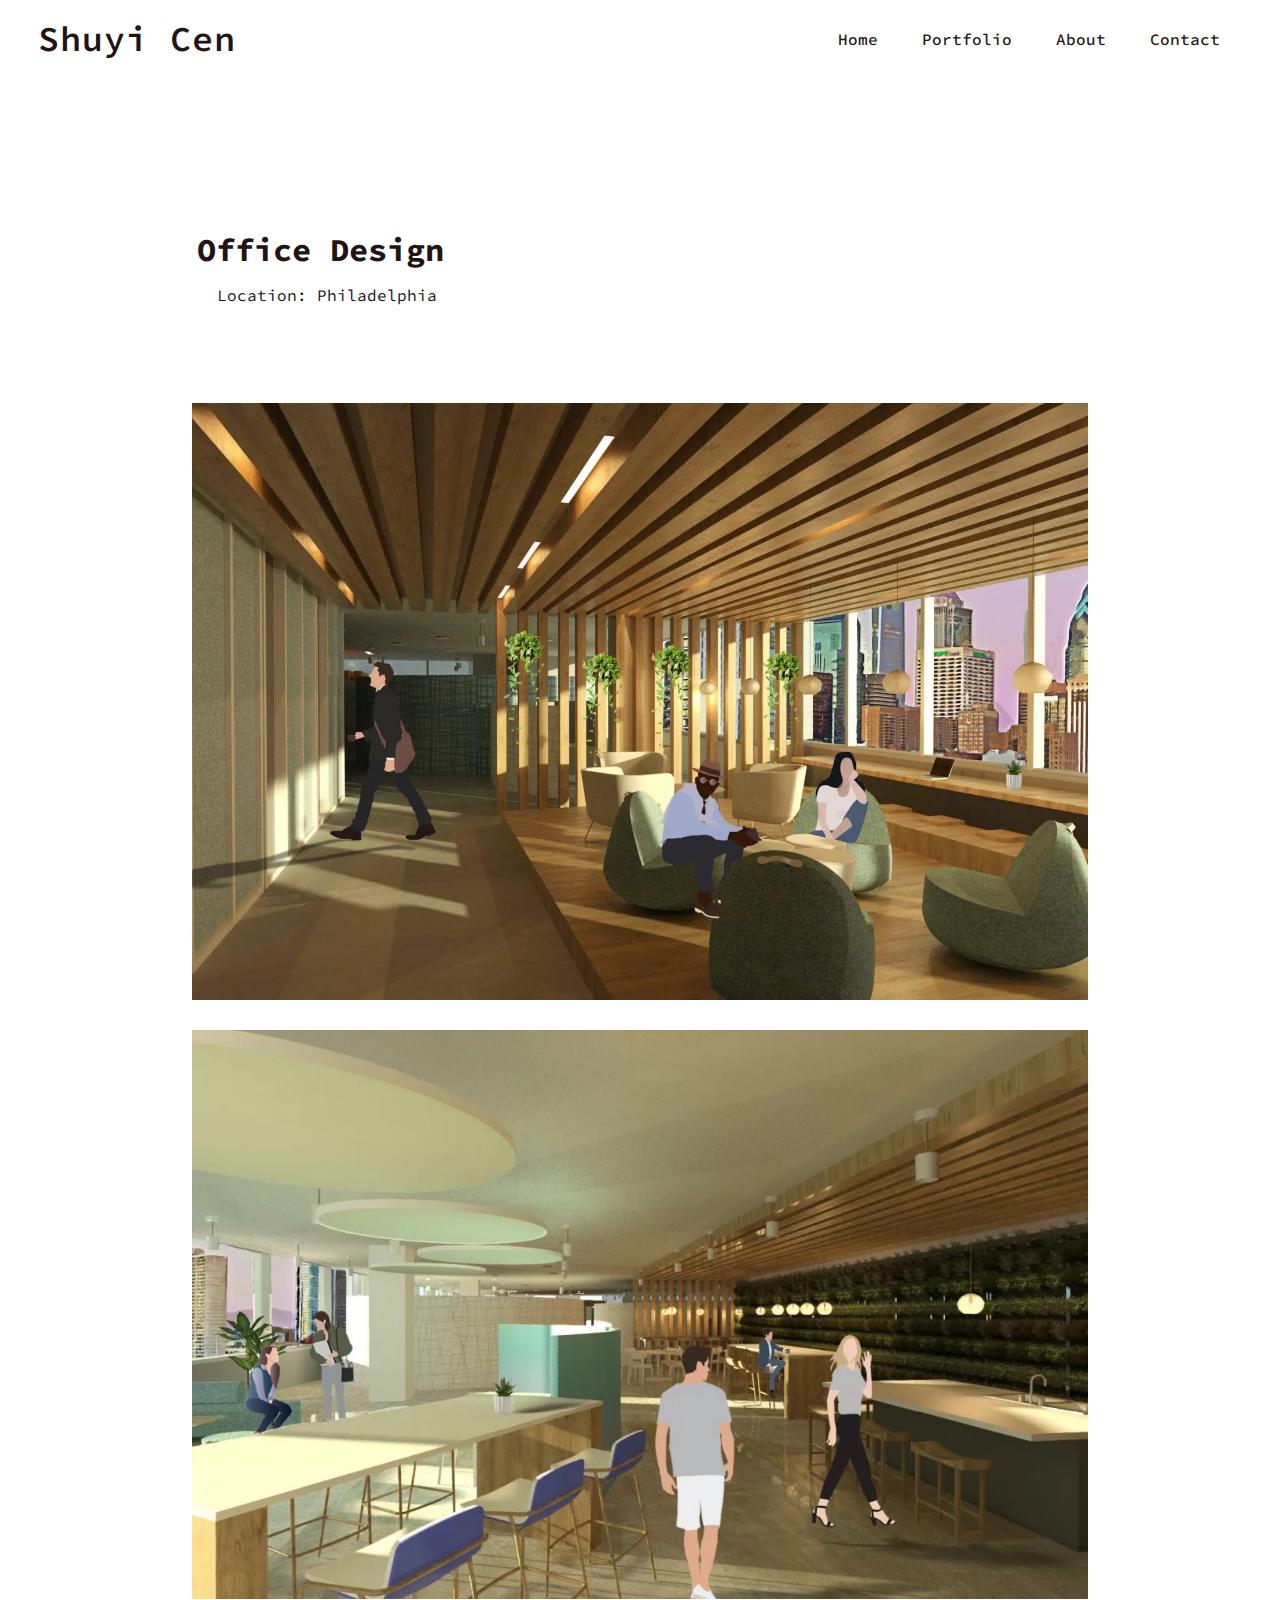
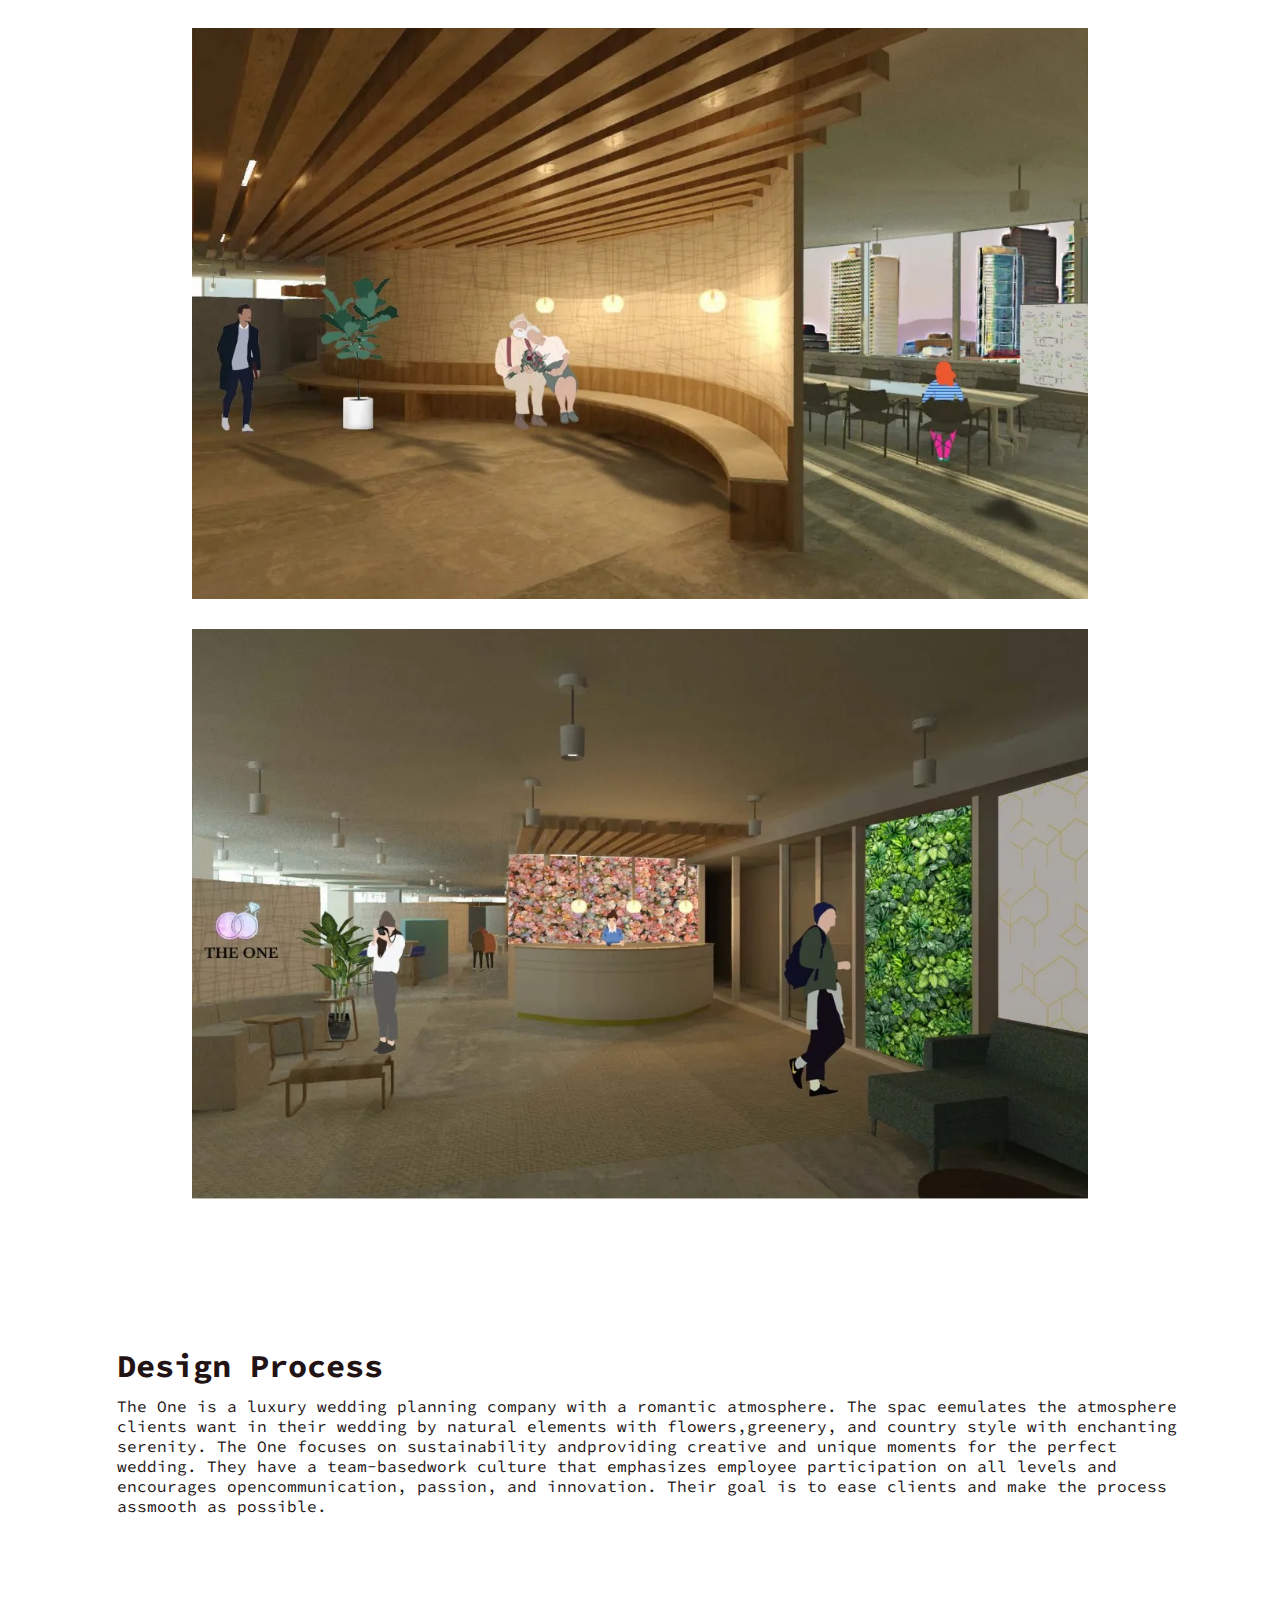
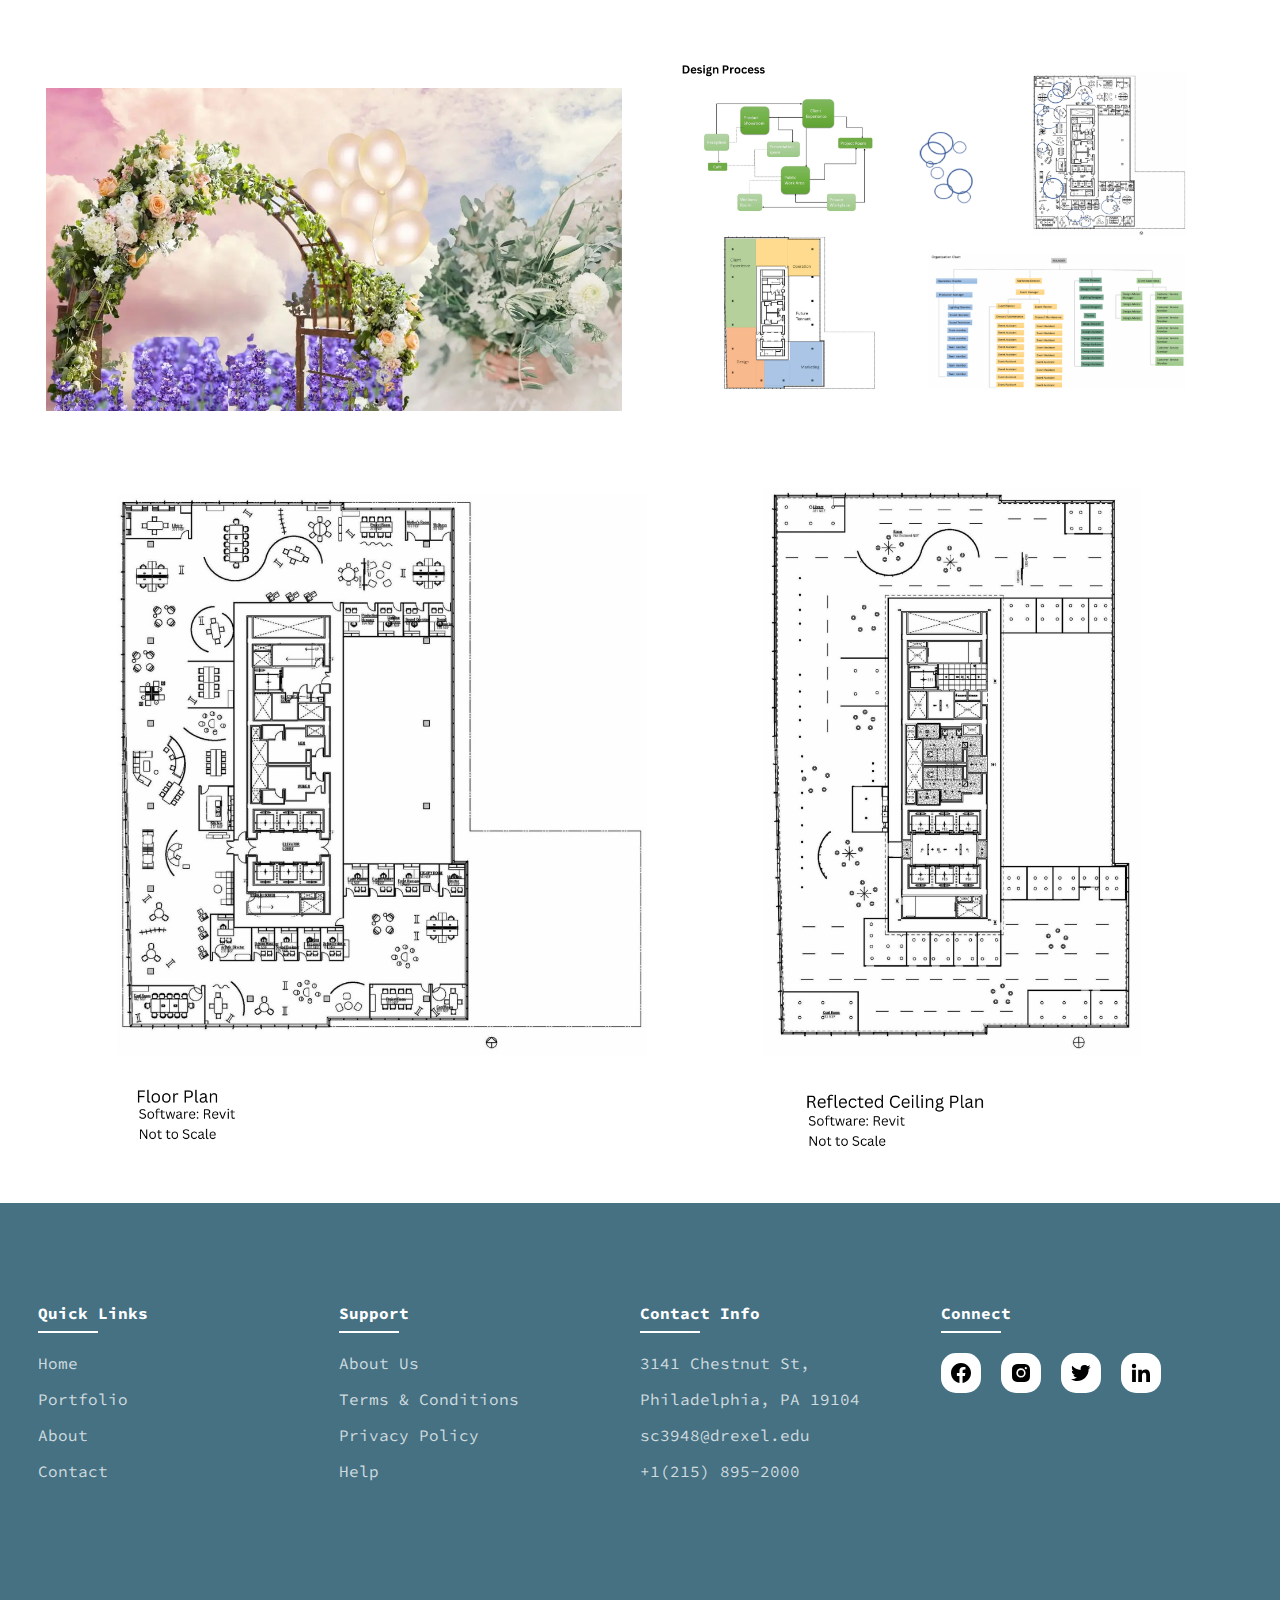
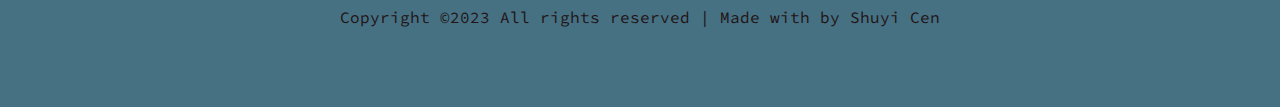
<file: office.html>
<!DOCTYPE html>
<html lang="en">
	<head>
		<meta charset="UTF-8" />
		<meta http-equiv="X-UA-Compatible" content="IE=edge" />
		<meta name="viewport" content="width=device-width,initial-scale=1.0" />
		<title>Shuyi Cen's Portfolio</title>
		<link rel="shortcut icon" type="image/png" href="./image/logo.png" />
		<link rel="stylesheet" href="style.css" />

		<link rel="preconnect" href="https://fonts.googleapis.com" />
		<link rel="preconnect" href="https://fonts.gstatic.com" crossorigin />
		<link
			href="https://fonts.googleapis.com/css2?family=Source+Code+Pro:ital,wght@0,400;0,500;1,400;1,500&display=swap"
			rel="stylesheet"
		/>
	</head>
	<body>
		<!--header-->
		<header>
			<a href="index.html" class="logo">Shuyi Cen</a>
			<div class="bx bx-menu" id="menu-icon"></div>

			<ul class="navbar">
				<li><a href="index.html">Home</a></li>
				<li><a href="gallery.html">Portfolio</a></li>
				<li><a href="about.html">About</a></li>
				<li><a href="contact.html">Contact</a></li>
			</ul>
		</header>
		<!-- end header -->

		<div class="header2">
			<h1>Office Design</h1>
			<p>Location: Philadelphia</p>
		</div>

		<div class="work">
			<img src="image/Office-design-01.jpeg" alt="prespective" />
			<img src="image/greeting-area.jpeg" alt="prespective" />
			<img src="image/In-the-between-space.jpeg" alt="prespective" />
			<img src="image/Reception.jpeg" alt="prespective" />
		</div>

		<div class="header3">
			<h1>Design Process</h1>
			<p>
				The One is a luxury wedding planning company with a romantic atmosphere.
				The spac eemulates the atmosphere clients want in their wedding by
				natural elements with flowers,greenery, and country style with
				enchanting serenity. The One focuses on sustainability andproviding
				creative and unique moments for the perfect wedding. They have a
				team-basedwork culture that emphasizes employee participation on all
				levels and encourages opencommunication, passion, and innovation. Their
				goal is to ease clients and make the process assmooth as possible.
			</p>
		</div>

		<div class="work2">
			<img src="image/office-design-concept.jpeg" alt="concept" />
			<img src="image/2.png" alt="collage" />
		</div>

		<div class="work3">
			<img src="image/3.png" alt="plan" />
		</div>

		<!-- footer -->
		<section id="contact">
			<div class="footer">
				<div class="main">
					<div class="list">
						<h4>Quick Links</h4>
						<ul>
							<li><a href="index.html">Home</a></li>
							<li><a href="gallery.html">Portfolio</a></li>
							<li><a href="about.html">About</a></li>
							<li><a href="contact.html">Contact</a></li>
						</ul>
					</div>

					<div class="list">
						<h4>Support</h4>
						<ul>
							<li><a href="#">About Us</a></li>
							<li><a href="#">Terms & Conditions</a></li>
							<li><a href="#">Privacy Policy</a></li>
							<li><a href="#">Help</a></li>
						</ul>
					</div>

					<div class="list">
						<h4>Contact Info</h4>
						<ul>
							<li><a href="#">3141 Chestnut St,</a></li>
							<li><a href="#">Philadelphia, PA 19104</a></li>
							<li><a href="#">sc3948@drexel.edu</a></li>
							<li><a href="#">+1(215) 895-2000</a></li>
						</ul>
					</div>
					<div class="list">
						<h4>Connect</h4>
						<div class="social">
							<a href="#"
								><i class="bx bxl-facebook-circle"></i>
								<svg
									xmlns="http://www.w3.org/2000/svg"
									width="24"
									height="24"
									viewBox="0 0 24 24"
								>
									<path
										d="M12.001 2.002c-5.522 0-9.999 4.477-9.999 9.999 0 4.99 3.656 9.126 8.437 9.879v-6.988h-2.54v-2.891h2.54V9.798c0-2.508 1.493-3.891 3.776-3.891 1.094 0 2.24.195 2.24.195v2.459h-1.264c-1.24 0-1.628.772-1.628 1.563v1.875h2.771l-.443 2.891h-2.328v6.988C18.344 21.129 22 16.992 22 12.001c0-5.522-4.477-9.999-9.999-9.999z"
									></path>
								</svg>
							</a>
							<a href="#"
								><i class="bx bxl-instagram"></i>
								<svg
									xmlns="http://www.w3.org/2000/svg"
									width="24"
									height="24"
									viewBox="0 0 24 24"
								>
									<path
										d="M20.947 8.305a6.53 6.53 0 0 0-.419-2.216 4.61 4.61 0 0 0-2.633-2.633 6.606 6.606 0 0 0-2.186-.42c-.962-.043-1.267-.055-3.709-.055s-2.755 0-3.71.055a6.606 6.606 0 0 0-2.185.42 4.607 4.607 0 0 0-2.633 2.633 6.554 6.554 0 0 0-.419 2.185c-.043.963-.056 1.268-.056 3.71s0 2.754.056 3.71c.015.748.156 1.486.419 2.187a4.61 4.61 0 0 0 2.634 2.632 6.584 6.584 0 0 0 2.185.45c.963.043 1.268.056 3.71.056s2.755 0 3.71-.056a6.59 6.59 0 0 0 2.186-.419 4.615 4.615 0 0 0 2.633-2.633c.263-.7.404-1.438.419-2.187.043-.962.056-1.267.056-3.71-.002-2.442-.002-2.752-.058-3.709zm-8.953 8.297c-2.554 0-4.623-2.069-4.623-4.623s2.069-4.623 4.623-4.623a4.623 4.623 0 0 1 0 9.246zm4.807-8.339a1.077 1.077 0 0 1-1.078-1.078 1.077 1.077 0 1 1 2.155 0c0 .596-.482 1.078-1.077 1.078z"
									></path>
									<circle cx="11.994" cy="11.979" r="3.003"></circle>
								</svg>
							</a>
							<a href="#"
								><i class="bx bxl-twitter"></i>
								<svg
									xmlns="http://www.w3.org/2000/svg"
									width="24"
									height="24"
									viewBox="0 0 24 24"
								>
									<path
										d="M19.633 7.997c.013.175.013.349.013.523 0 5.325-4.053 11.461-11.46 11.461-2.282 0-4.402-.661-6.186-1.809.324.037.636.05.973.05a8.07 8.07 0 0 0 5.001-1.721 4.036 4.036 0 0 1-3.767-2.793c.249.037.499.062.761.062.361 0 .724-.05 1.061-.137a4.027 4.027 0 0 1-3.23-3.953v-.05c.537.299 1.16.486 1.82.511a4.022 4.022 0 0 1-1.796-3.354c0-.748.199-1.434.548-2.032a11.457 11.457 0 0 0 8.306 4.215c-.062-.3-.1-.611-.1-.923a4.026 4.026 0 0 1 4.028-4.028c1.16 0 2.207.486 2.943 1.272a7.957 7.957 0 0 0 2.556-.973 4.02 4.02 0 0 1-1.771 2.22 8.073 8.073 0 0 0 2.319-.624 8.645 8.645 0 0 1-2.019 2.083z"
									></path>
								</svg>
							</a>
							<a href="#"
								><i class="bx bxl-linkedin"></i>
								<svg
									xmlns="http://www.w3.org/2000/svg"
									width="24"
									height="24"
									viewBox="0 0 24 24"
								>
									<circle cx="4.983" cy="5.009" r="2.188"></circle>
									<path
										d="M9.237 8.855v12.139h3.769v-6.003c0-1.584.298-3.118 2.262-3.118 1.937 0 1.961 1.811 1.961 3.218v5.904H21v-6.657c0-3.27-.704-5.783-4.526-5.783-1.835 0-3.065 1.007-3.568 1.96h-.051v-1.66H9.237zm-6.142 0H6.87v12.139H3.095z"
									></path>
								</svg>
							</a>
						</div>
					</div>
				</div>
			</div>

			<div class="end-text">
				<p>Copyright ©2023 All rights reserved | Made with by Shuyi Cen</p>
			</div>
		</section>

		<script type="text/javascript" src="script.js"></script>
	</body>
</html>
</file>
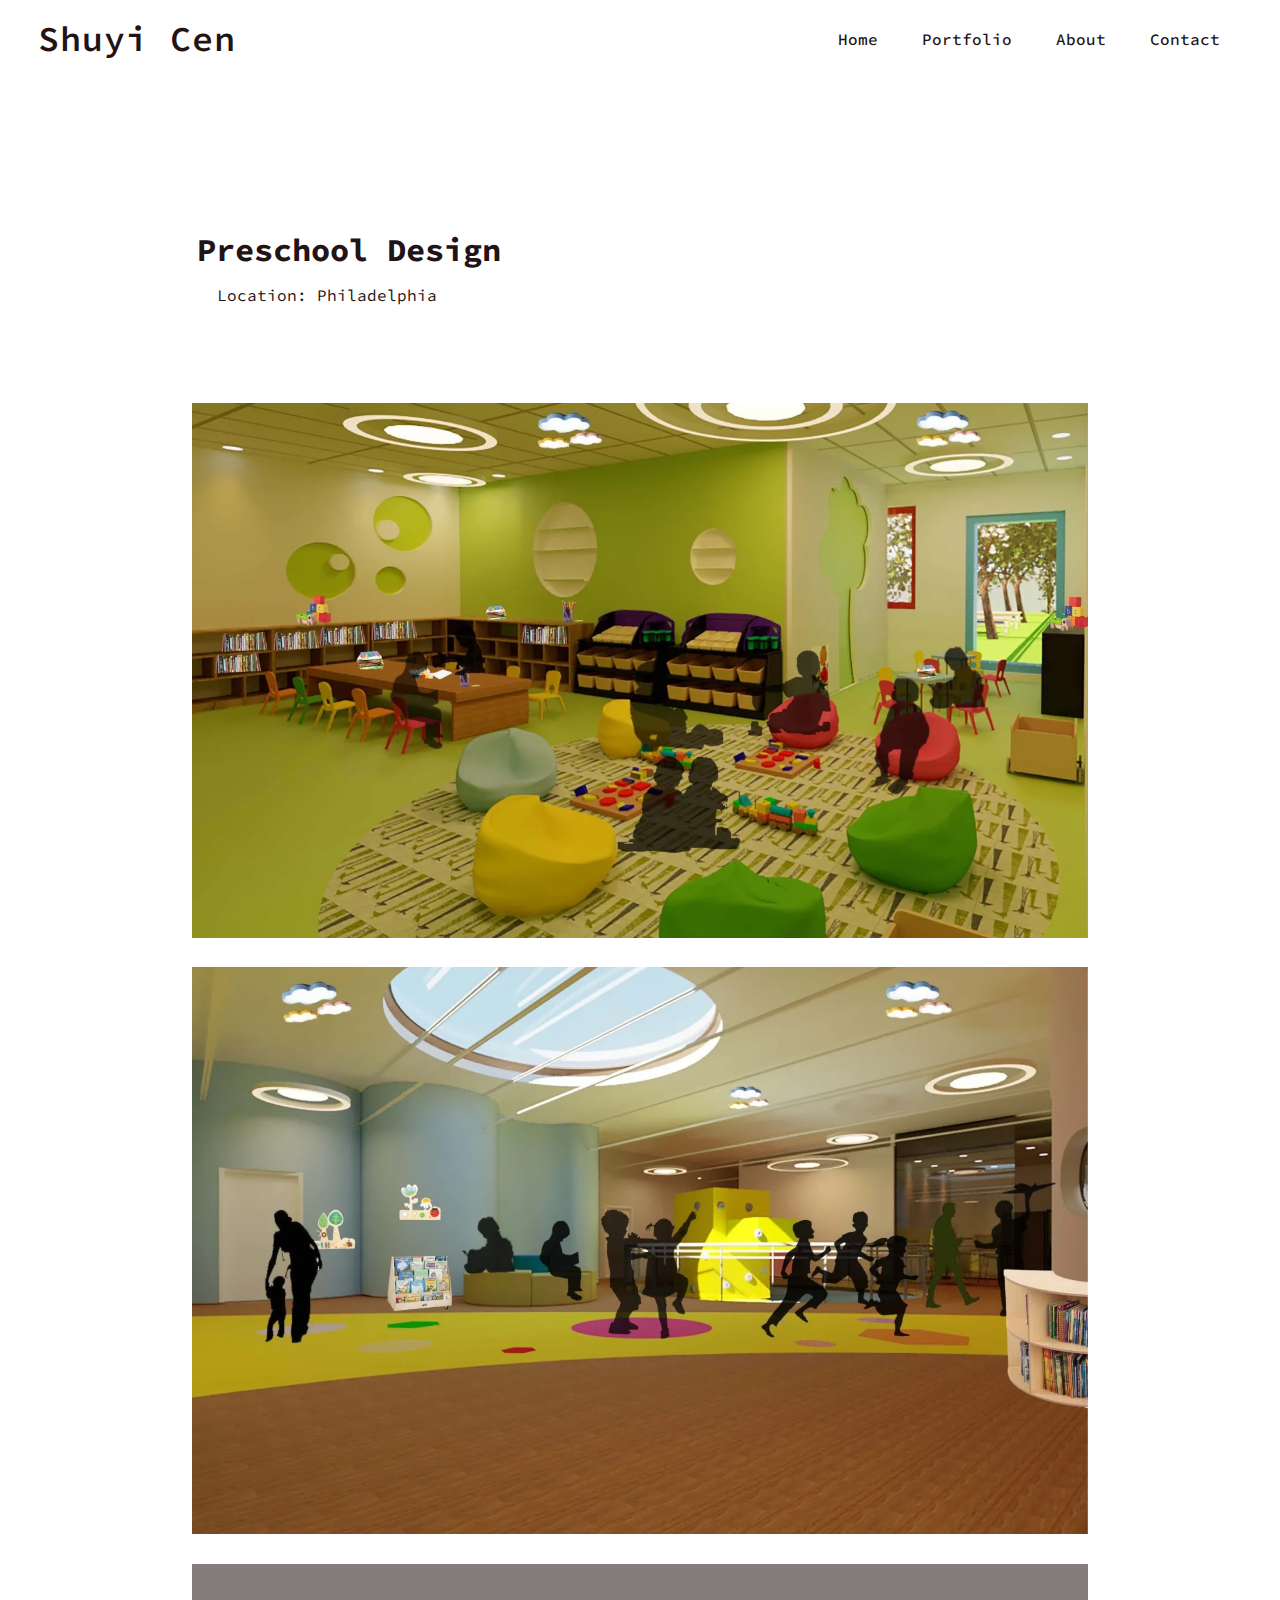
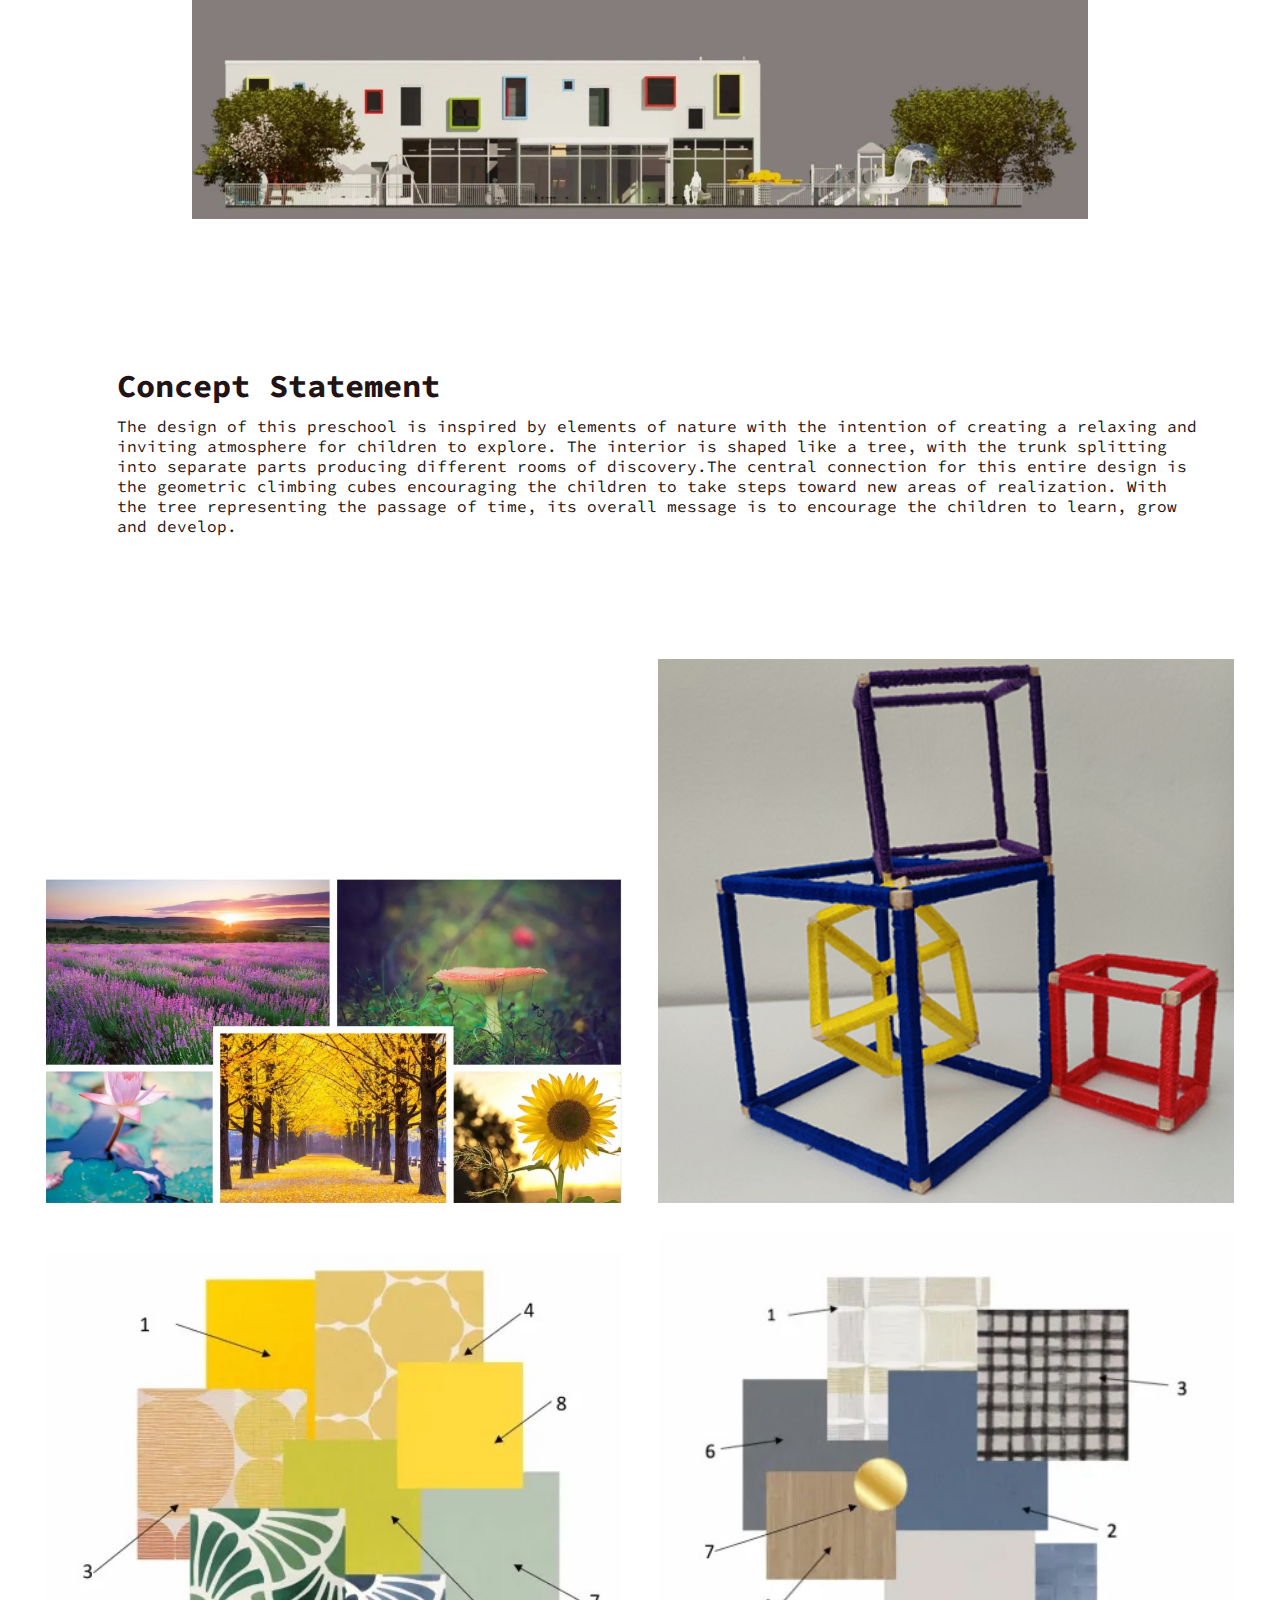
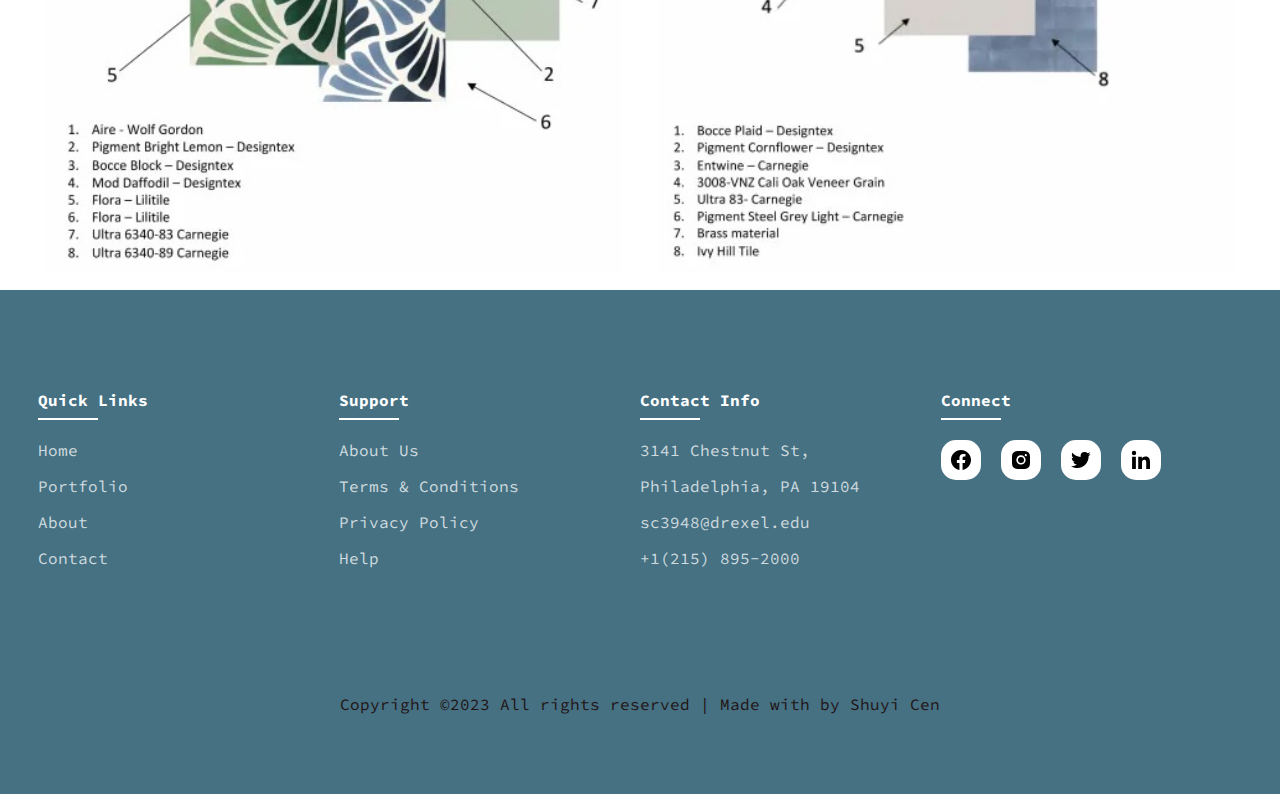
<file: preschool.html>
<!DOCTYPE html>
<html lang="en">
	<head>
		<meta charset="UTF-8" />
		<meta http-equiv="X-UA-Compatible" content="IE=edge" />
		<meta name="viewport" content="width=device-width,initial-scale=1.0" />
		<title>Shuyi Cen's Portfolio</title>
		<link rel="shortcut icon" type="image/png" href="./image/logo.png" />
		<link rel="stylesheet" href="style.css" />

		<link rel="preconnect" href="https://fonts.googleapis.com" />
		<link rel="preconnect" href="https://fonts.gstatic.com" crossorigin />
		<link
			href="https://fonts.googleapis.com/css2?family=Source+Code+Pro:ital,wght@0,400;0,500;1,400;1,500&display=swap"
			rel="stylesheet"
		/>
	</head>
	<body>
		<!--header-->
		<header>
			<a href="index.html" class="logo">Shuyi Cen</a>
			<div class="bx bx-menu" id="menu-icon">
				<svg
					xmlns="http://www.w3.org/2000/svg"
					width="24"
					height="24"
					viewBox="0 0 24 24"
				>
					<path d="M4 6h16v2H4zm0 5h16v2H4zm0 5h16v2H4z"></path>
				</svg>
			</div>

			<ul class="navbar">
				<li><a href="index.html">Home</a></li>
				<li><a href="gallery.html">Portfolio</a></li>
				<li><a href="about.html">About</a></li>
				<li><a href="contact.html">Contact</a></li>
			</ul>
		</header>

		<!-- end header -->
		<div class="header2">
			<h1>Preschool Design</h1>
			<p>Location: Philadelphia</p>
		</div>

		<div class="work">
			<img src="image/classroom.jpeg" alt="classroom" />
			<img src="image/second-floor-lobby.jpeg" alt="lobby" />
			<img src="image/steet-view.jpeg" alt="street" />
		</div>

		<div class="header3">
			<h1>Concept Statement</h1>
			<p>
				The design of this preschool is inspired by elements of nature with the
				intention of creating a relaxing and inviting atmosphere for children to
				explore. The interior is shaped like a tree, with the trunk splitting
				into separate parts producing different rooms of discovery.The central
				connection for this entire design is the geometric climbing cubes
				encouraging the children to take steps toward new areas of realization.
				With the tree representing the passage of time, its overall message is
				to encourage the children to learn, grow and develop.
			</p>
		</div>

		<div class="work2">
			<img src="image/preschool-concept.jpeg" alt="concept" />
			<img src="image/warm-cold.png" alt="model" />
			<img src="image/material-1.jpeg" alt="material" />
			<img src="image/material-2.jpeg" alt="material" />
		</div>

		<!-- footer -->
		<section id="contact">
			<div class="footer">
				<div class="main">
					<div class="list">
						<h4>Quick Links</h4>
						<ul>
							<li><a href="index.html">Home</a></li>
							<li><a href="gallery.html">Portfolio</a></li>
							<li><a href="about.html">About</a></li>
							<li><a href="contact.html">Contact</a></li>
						</ul>
					</div>

					<div class="list">
						<h4>Support</h4>
						<ul>
							<li><a href="#">About Us</a></li>
							<li><a href="#">Terms & Conditions</a></li>
							<li><a href="#">Privacy Policy</a></li>
							<li><a href="#">Help</a></li>
						</ul>
					</div>

					<div class="list">
						<h4>Contact Info</h4>
						<ul>
							<li><a href="#">3141 Chestnut St,</a></li>
							<li><a href="#">Philadelphia, PA 19104</a></li>
							<li><a href="#">sc3948@drexel.edu</a></li>
							<li><a href="#">+1(215) 895-2000</a></li>
						</ul>
					</div>

					<div class="list">
						<h4>Connect</h4>
						<div class="social">
							<a href="#"
								><i class="bx bxl-facebook-circle"></i>
								<svg
									xmlns="http://www.w3.org/2000/svg"
									width="24"
									height="24"
									viewBox="0 0 24 24"
								>
									<path
										d="M12.001 2.002c-5.522 0-9.999 4.477-9.999 9.999 0 4.99 3.656 9.126 8.437 9.879v-6.988h-2.54v-2.891h2.54V9.798c0-2.508 1.493-3.891 3.776-3.891 1.094 0 2.24.195 2.24.195v2.459h-1.264c-1.24 0-1.628.772-1.628 1.563v1.875h2.771l-.443 2.891h-2.328v6.988C18.344 21.129 22 16.992 22 12.001c0-5.522-4.477-9.999-9.999-9.999z"
									></path>
								</svg>
							</a>
							<a href="#"
								><i class="bx bxl-instagram"></i>
								<svg
									xmlns="http://www.w3.org/2000/svg"
									width="24"
									height="24"
									viewBox="0 0 24 24"
								>
									<path
										d="M20.947 8.305a6.53 6.53 0 0 0-.419-2.216 4.61 4.61 0 0 0-2.633-2.633 6.606 6.606 0 0 0-2.186-.42c-.962-.043-1.267-.055-3.709-.055s-2.755 0-3.71.055a6.606 6.606 0 0 0-2.185.42 4.607 4.607 0 0 0-2.633 2.633 6.554 6.554 0 0 0-.419 2.185c-.043.963-.056 1.268-.056 3.71s0 2.754.056 3.71c.015.748.156 1.486.419 2.187a4.61 4.61 0 0 0 2.634 2.632 6.584 6.584 0 0 0 2.185.45c.963.043 1.268.056 3.71.056s2.755 0 3.71-.056a6.59 6.59 0 0 0 2.186-.419 4.615 4.615 0 0 0 2.633-2.633c.263-.7.404-1.438.419-2.187.043-.962.056-1.267.056-3.71-.002-2.442-.002-2.752-.058-3.709zm-8.953 8.297c-2.554 0-4.623-2.069-4.623-4.623s2.069-4.623 4.623-4.623a4.623 4.623 0 0 1 0 9.246zm4.807-8.339a1.077 1.077 0 0 1-1.078-1.078 1.077 1.077 0 1 1 2.155 0c0 .596-.482 1.078-1.077 1.078z"
									></path>
									<circle cx="11.994" cy="11.979" r="3.003"></circle>
								</svg>
							</a>
							<a href="#"
								><i class="bx bxl-twitter"></i>
								<svg
									xmlns="http://www.w3.org/2000/svg"
									width="24"
									height="24"
									viewBox="0 0 24 24"
								>
									<path
										d="M19.633 7.997c.013.175.013.349.013.523 0 5.325-4.053 11.461-11.46 11.461-2.282 0-4.402-.661-6.186-1.809.324.037.636.05.973.05a8.07 8.07 0 0 0 5.001-1.721 4.036 4.036 0 0 1-3.767-2.793c.249.037.499.062.761.062.361 0 .724-.05 1.061-.137a4.027 4.027 0 0 1-3.23-3.953v-.05c.537.299 1.16.486 1.82.511a4.022 4.022 0 0 1-1.796-3.354c0-.748.199-1.434.548-2.032a11.457 11.457 0 0 0 8.306 4.215c-.062-.3-.1-.611-.1-.923a4.026 4.026 0 0 1 4.028-4.028c1.16 0 2.207.486 2.943 1.272a7.957 7.957 0 0 0 2.556-.973 4.02 4.02 0 0 1-1.771 2.22 8.073 8.073 0 0 0 2.319-.624 8.645 8.645 0 0 1-2.019 2.083z"
									></path>
								</svg>
							</a>
							<a href="#"
								><i class="bx bxl-linkedin"></i>
								<svg
									xmlns="http://www.w3.org/2000/svg"
									width="24"
									height="24"
									viewBox="0 0 24 24"
								>
									<circle cx="4.983" cy="5.009" r="2.188"></circle>
									<path
										d="M9.237 8.855v12.139h3.769v-6.003c0-1.584.298-3.118 2.262-3.118 1.937 0 1.961 1.811 1.961 3.218v5.904H21v-6.657c0-3.27-.704-5.783-4.526-5.783-1.835 0-3.065 1.007-3.568 1.96h-.051v-1.66H9.237zm-6.142 0H6.87v12.139H3.095z"
									></path>
								</svg>
							</a>
						</div>
					</div>
				</div>
			</div>
			<div class="end-text">
				<p>Copyright ©2023 All rights reserved | Made with by Shuyi Cen</p>
			</div>
		</section>

		<script type="text/javascript" src="script.js"></script>
	</body>
</html>
</file>
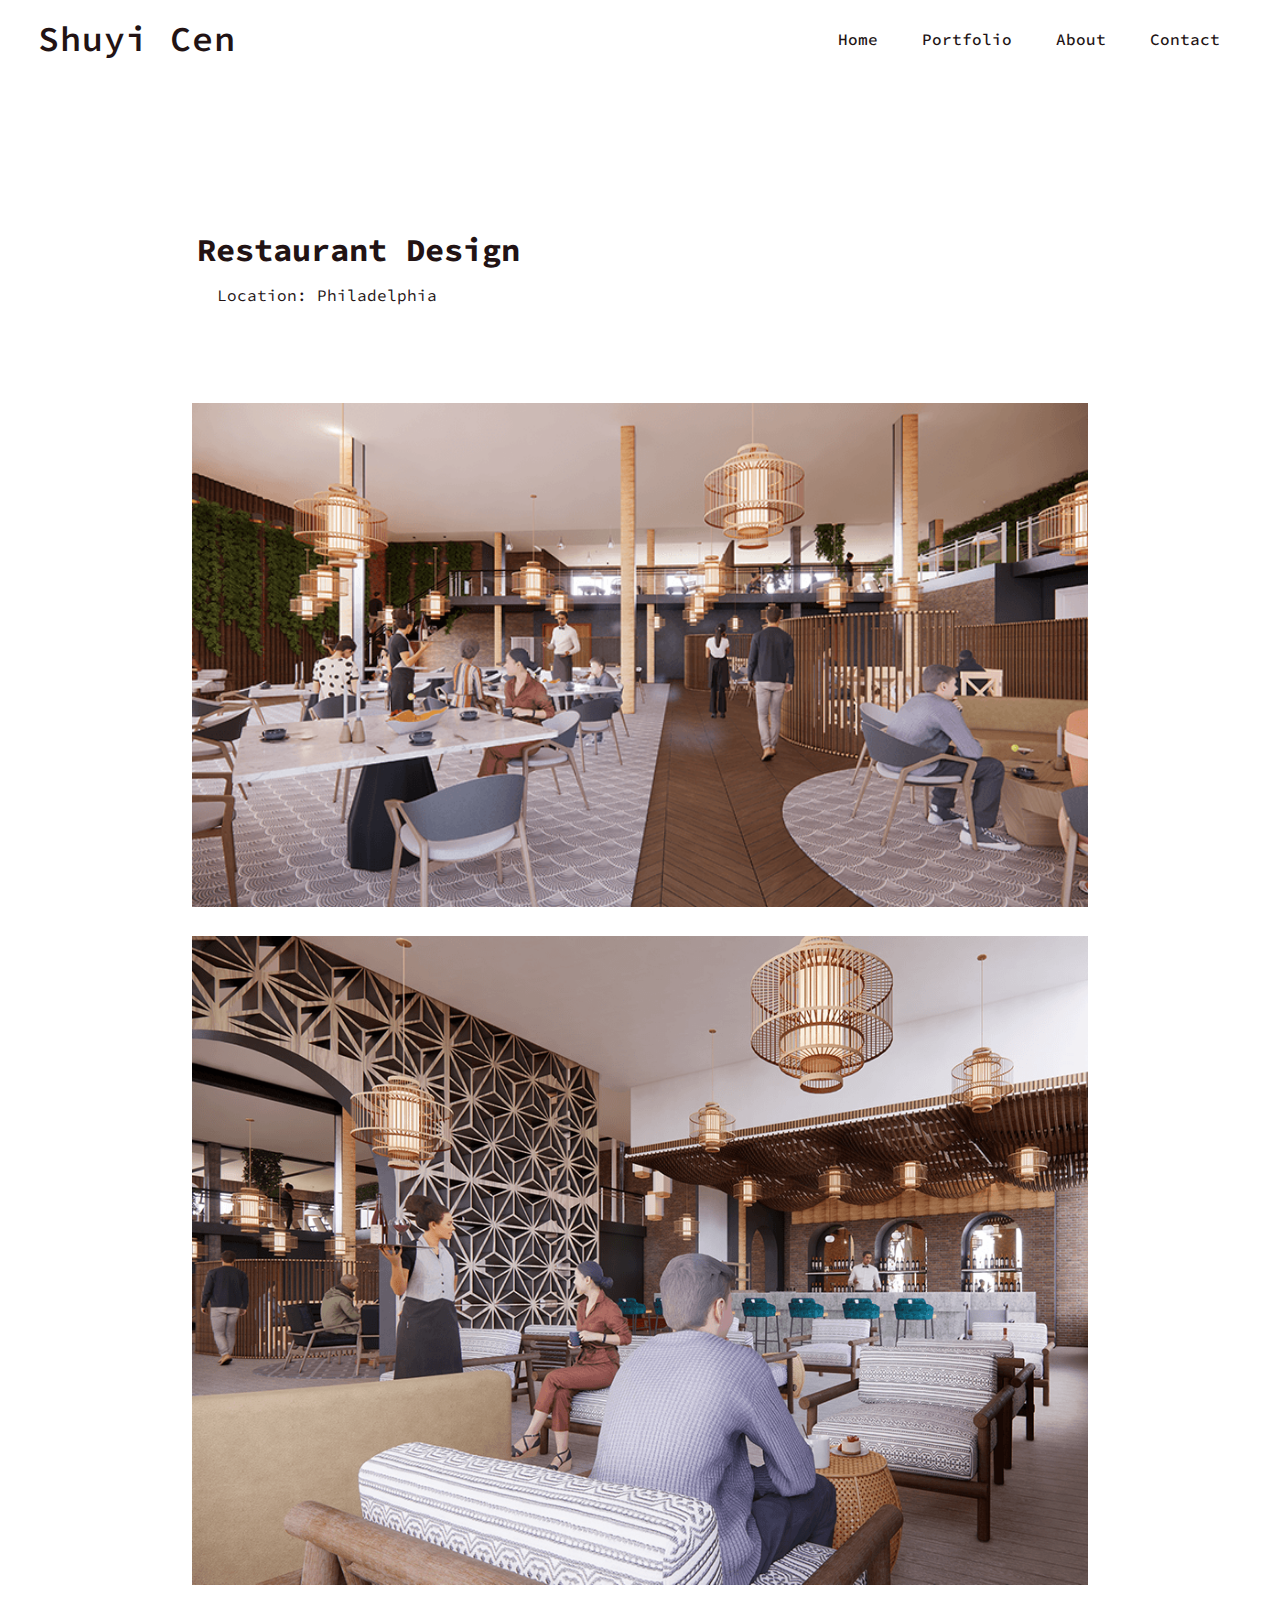
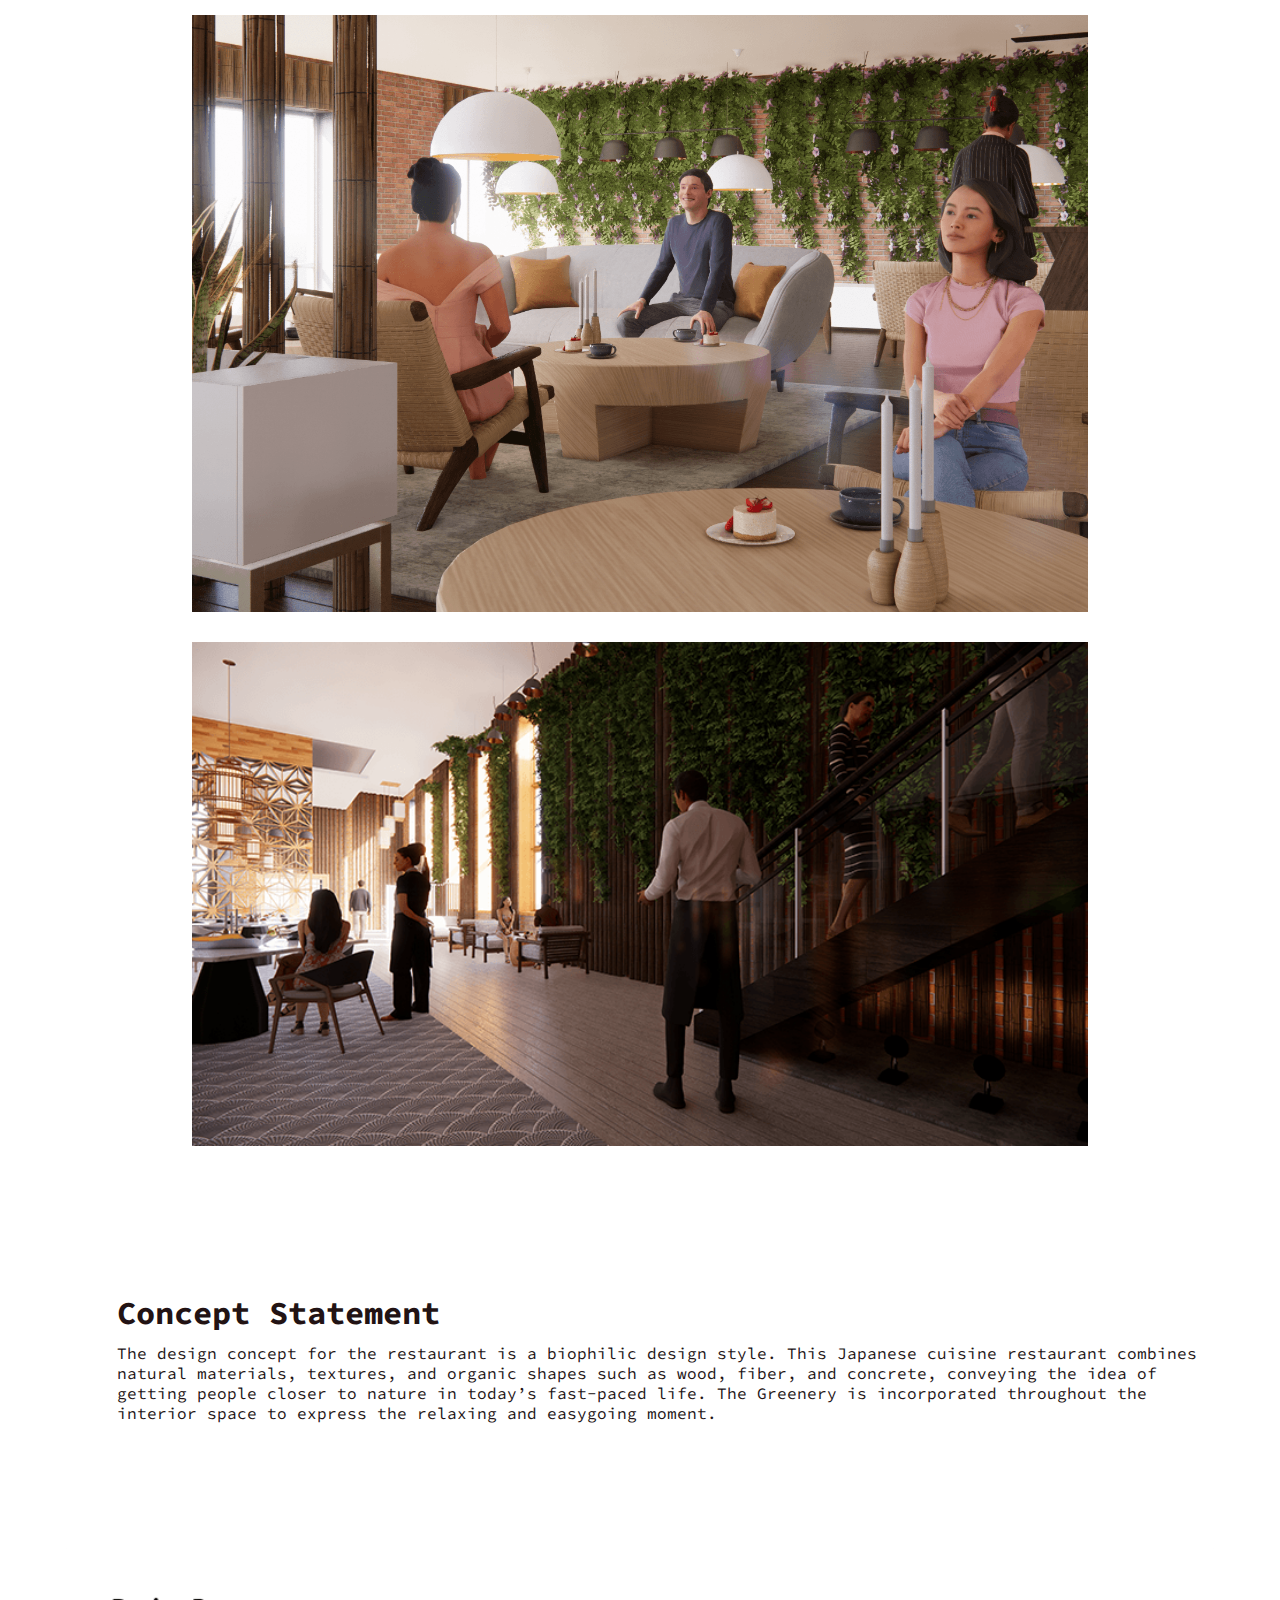
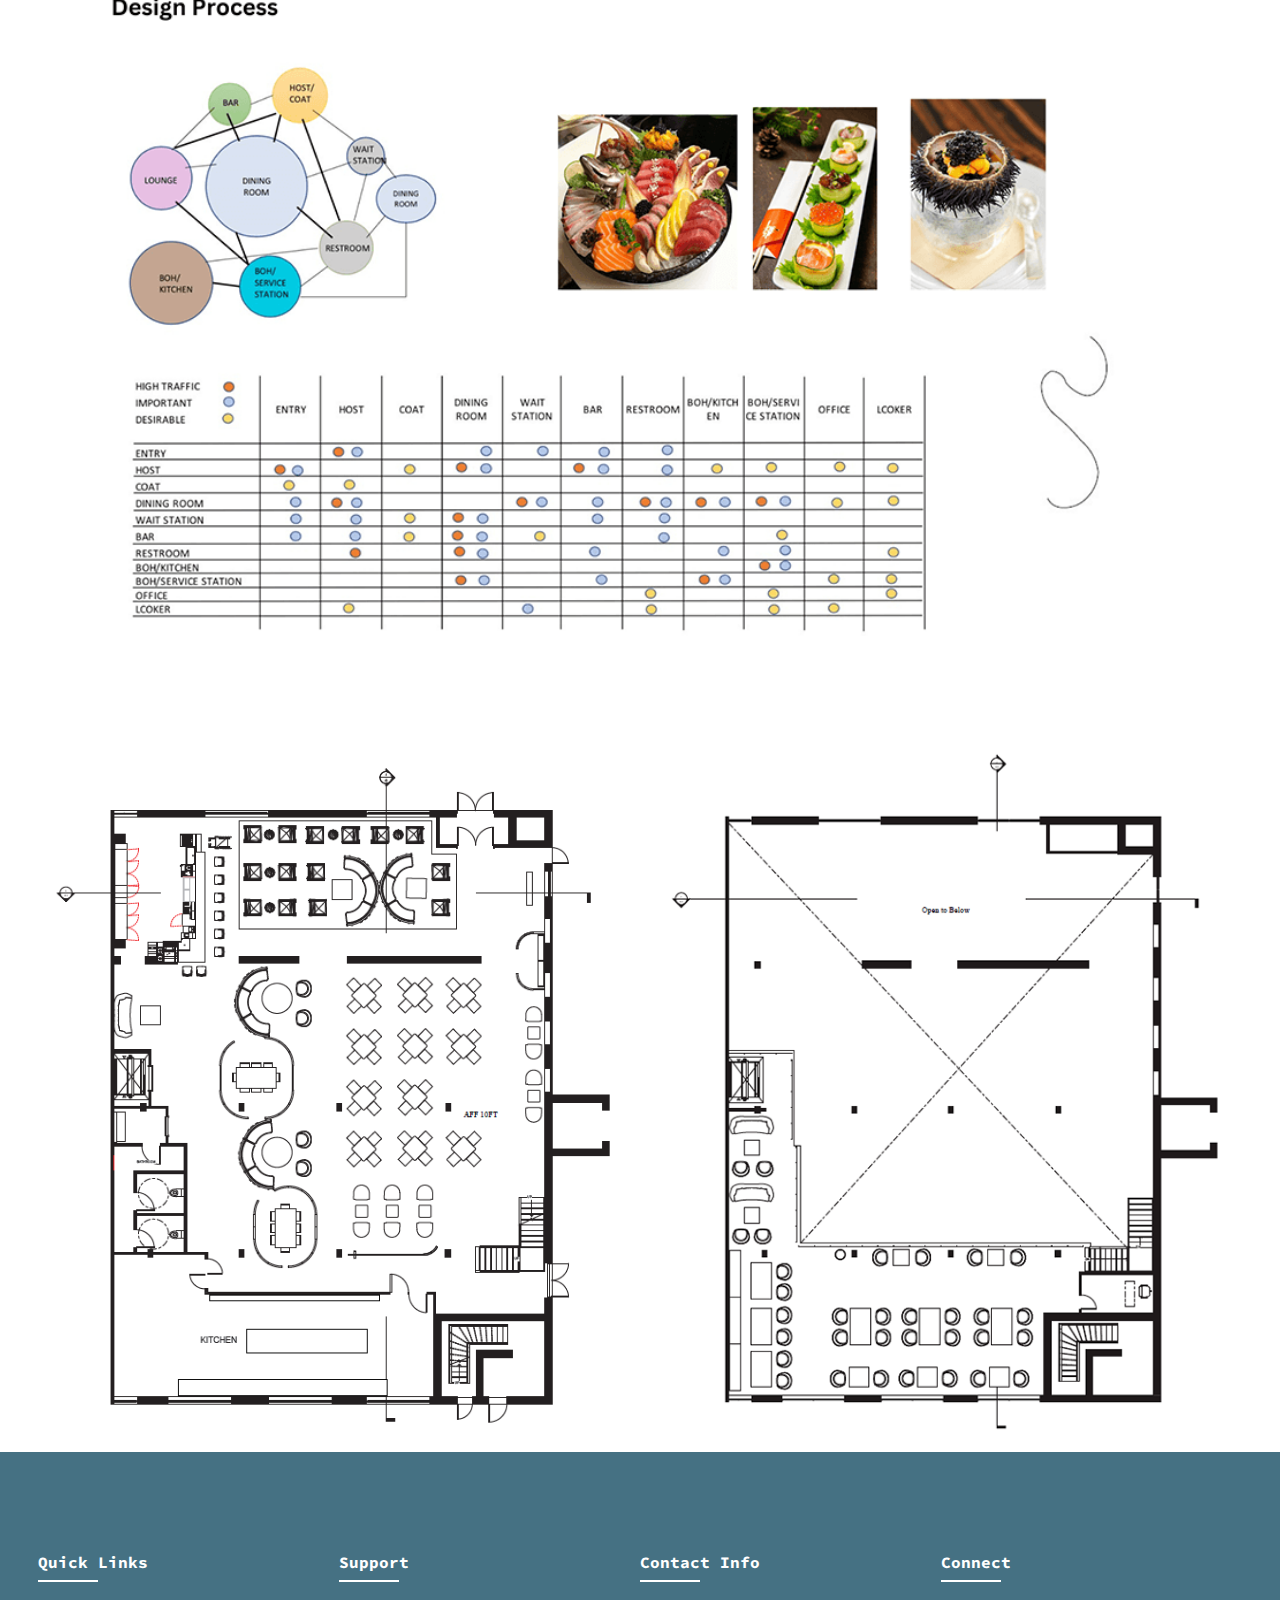
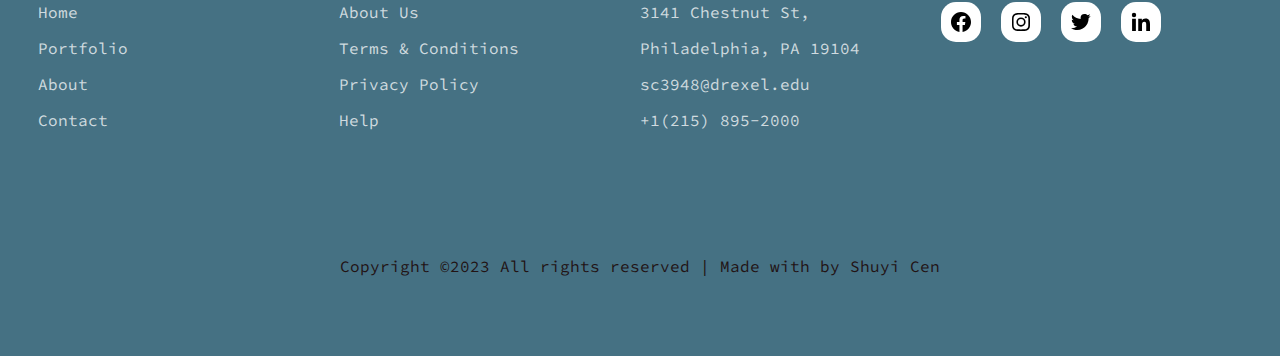
<file: restaurant.html>
<!DOCTYPE html>
<html lang="en">
	<head>
		<meta charset="UTF-8" />
		<meta http-equiv="X-UA-Compatible" content="IE=edge" />
		<meta name="viewport" content="width=device-width,initial-scale=1.0" />
		<title>Shuyi Cen's Portfolio</title>
		<link rel="shortcut icon" type="image/png" href="./image/logo.png" />
		<link rel="stylesheet" href="style.css" />

		<link rel="preconnect" href="https://fonts.googleapis.com" />
		<link rel="preconnect" href="https://fonts.gstatic.com" crossorigin />
		<link
			href="https://fonts.googleapis.com/css2?family=Source+Code+Pro:ital,wght@0,400;0,500;1,400;1,500&display=swap"
			rel="stylesheet"
		/>
	</head>
	<body>
		<!--header-->
		<header>
			<a href="index.html" class="logo">Shuyi Cen</a>
			<div class="bx bx-menu" id="menu-icon">
				<svg
					xmlns="http://www.w3.org/2000/svg"
					width="24"
					height="24"
					viewBox="0 0 24 24"
				>
					<path d="M4 6h16v2H4zm0 5h16v2H4zm0 5h16v2H4z"></path>
				</svg>
			</div>

			<ul class="navbar">
				<li><a href="index.html">Home</a></li>
				<li><a href="gallery.html">Portfolio</a></li>
				<li><a href="about.html">About</a></li>
				<li><a href="contact.html">Contact</a></li>
			</ul>
		</header>
		<!-- end header -->

		<div class="header2">
			<h1>Restaurant Design</h1>
			<p>Location: Philadelphia</p>
		</div>

		<div class="work">
			<img src="image/Restaurant-1.png" />
			<img src="image/Restaurant-2.png" />
			<img src="image/Restaurant-4.png" />
			<img src="image/Restaurant-3.png" />
		</div>

		<div class="header3">
			<h1>Concept Statement</h1>
			<p>
				The design concept for the restaurant is a biophilic design style. This
				Japanese cuisine restaurant combines natural materials, textures, and
				organic shapes such as wood, fiber, and concrete, conveying the idea of
				getting people closer to nature in today’s fast-paced life. The Greenery
				is incorporated throughout the interior space to express the relaxing
				and easygoing moment.
			</p>
		</div>
		<div class="work3">
			<img src="image/nomi-2-1000.png" />
		</div>

		<div class="work2">
			<img src="image/floor 1.png" />
			<img src="image/mazzanine1.png" />
		</div>

		<!-- footer -->
		<section id="contact">
			<div class="footer">
				<div class="main">
					<div class="list">
						<h4>Quick Links</h4>
						<ul>
							<li><a href="index.html">Home</a></li>
							<li><a href="gallery.html">Portfolio</a></li>
							<li><a href="about.html">About</a></li>
							<li><a href="contact.html">Contact</a></li>
						</ul>
					</div>

					<div class="list">
						<h4>Support</h4>
						<ul>
							<li><a href="#">About Us</a></li>
							<li><a href="#">Terms & Conditions</a></li>
							<li><a href="#">Privacy Policy</a></li>
							<li><a href="#">Help</a></li>
						</ul>
					</div>

					<div class="list">
						<h4>Contact Info</h4>
						<ul>
							<li><a href="#">3141 Chestnut St,</a></li>
							<li><a href="#">Philadelphia, PA 19104</a></li>
							<li><a href="#">sc3948@drexel.edu</a></li>
							<li><a href="#">+1(215) 895-2000</a></li>
						</ul>
					</div>

					<div class="list">
						<h4>Connect</h4>
						<div class="social">
							<a href="#"
								><i class="bx bxl-facebook-circle"></i>
								<svg
									xmlns="http://www.w3.org/2000/svg"
									width="24"
									height="24"
									viewBox="0 0 24 24"
								>
									<path
										d="M12.001 2.002c-5.522 0-9.999 4.477-9.999 9.999 0 4.99 3.656 9.126 8.437 9.879v-6.988h-2.54v-2.891h2.54V9.798c0-2.508 1.493-3.891 3.776-3.891 1.094 0 2.24.195 2.24.195v2.459h-1.264c-1.24 0-1.628.772-1.628 1.563v1.875h2.771l-.443 2.891h-2.328v6.988C18.344 21.129 22 16.992 22 12.001c0-5.522-4.477-9.999-9.999-9.999z"
									></path>
								</svg>
							</a>
							<a href="#"
								><i class="bx bxl-instagram"></i>
								<svg
									xmlns="http://www.w3.org/2000/svg"
									width="24"
									height="24"
									viewBox="0 0 24 24"
								>
									<path
										d="M11.999 7.377a4.623 4.623 0 1 0 0 9.248 4.623 4.623 0 0 0 0-9.248zm0 7.627a3.004 3.004 0 1 1 0-6.008 3.004 3.004 0 0 1 0 6.008z"
									></path>
									<circle cx="16.806" cy="7.207" r="1.078"></circle>
									<path
										d="M20.533 6.111A4.605 4.605 0 0 0 17.9 3.479a6.606 6.606 0 0 0-2.186-.42c-.963-.042-1.268-.054-3.71-.054s-2.755 0-3.71.054a6.554 6.554 0 0 0-2.184.42 4.6 4.6 0 0 0-2.633 2.632 6.585 6.585 0 0 0-.419 2.186c-.043.962-.056 1.267-.056 3.71 0 2.442 0 2.753.056 3.71.015.748.156 1.486.419 2.187a4.61 4.61 0 0 0 2.634 2.632 6.584 6.584 0 0 0 2.185.45c.963.042 1.268.055 3.71.055s2.755 0 3.71-.055a6.615 6.615 0 0 0 2.186-.419 4.613 4.613 0 0 0 2.633-2.633c.263-.7.404-1.438.419-2.186.043-.962.056-1.267.056-3.71s0-2.753-.056-3.71a6.581 6.581 0 0 0-.421-2.217zm-1.218 9.532a5.043 5.043 0 0 1-.311 1.688 2.987 2.987 0 0 1-1.712 1.711 4.985 4.985 0 0 1-1.67.311c-.95.044-1.218.055-3.654.055-2.438 0-2.687 0-3.655-.055a4.96 4.96 0 0 1-1.669-.311 2.985 2.985 0 0 1-1.719-1.711 5.08 5.08 0 0 1-.311-1.669c-.043-.95-.053-1.218-.053-3.654 0-2.437 0-2.686.053-3.655a5.038 5.038 0 0 1 .311-1.687c.305-.789.93-1.41 1.719-1.712a5.01 5.01 0 0 1 1.669-.311c.951-.043 1.218-.055 3.655-.055s2.687 0 3.654.055a4.96 4.96 0 0 1 1.67.311 2.991 2.991 0 0 1 1.712 1.712 5.08 5.08 0 0 1 .311 1.669c.043.951.054 1.218.054 3.655 0 2.436 0 2.698-.043 3.654h-.011z"
									></path>
								</svg>
							</a>
							<a href="#"
								><i class="bx bxl-twitter"></i>
								<svg
									xmlns="http://www.w3.org/2000/svg"
									width="24"
									height="24"
									viewBox="0 0 24 24"
								>
									<path
										d="M19.633 7.997c.013.175.013.349.013.523 0 5.325-4.053 11.461-11.46 11.461-2.282 0-4.402-.661-6.186-1.809.324.037.636.05.973.05a8.07 8.07 0 0 0 5.001-1.721 4.036 4.036 0 0 1-3.767-2.793c.249.037.499.062.761.062.361 0 .724-.05 1.061-.137a4.027 4.027 0 0 1-3.23-3.953v-.05c.537.299 1.16.486 1.82.511a4.022 4.022 0 0 1-1.796-3.354c0-.748.199-1.434.548-2.032a11.457 11.457 0 0 0 8.306 4.215c-.062-.3-.1-.611-.1-.923a4.026 4.026 0 0 1 4.028-4.028c1.16 0 2.207.486 2.943 1.272a7.957 7.957 0 0 0 2.556-.973 4.02 4.02 0 0 1-1.771 2.22 8.073 8.073 0 0 0 2.319-.624 8.645 8.645 0 0 1-2.019 2.083z"
									></path>
								</svg>
							</a>
							<a href="#"
								><i class="bx bxl-linkedin"></i>
								<svg
									xmlns="http://www.w3.org/2000/svg"
									width="24"
									height="24"
									viewBox="0 0 24 24"
								>
									<circle cx="4.983" cy="5.009" r="2.188"></circle>
									<path
										d="M9.237 8.855v12.139h3.769v-6.003c0-1.584.298-3.118 2.262-3.118 1.937 0 1.961 1.811 1.961 3.218v5.904H21v-6.657c0-3.27-.704-5.783-4.526-5.783-1.835 0-3.065 1.007-3.568 1.96h-.051v-1.66H9.237zm-6.142 0H6.87v12.139H3.095z"
									></path>
								</svg>
							</a>
						</div>
					</div>
				</div>
			</div>
			<div class="end-text">
				<p>Copyright ©2023 All rights reserved | Made with by Shuyi Cen</p>
			</div>
		</section>

		<script type="text/javascript" src="script.js"></script>
	</body>
</html>
</file>
<file: style.css>
* {
	margin: 0;
	padding: 0;
	box-sizing: border-box;
	font-family: "Source Code Pro", monospace;
	text-decoration: none;
	list-style: none;
	scroll-behavior: smooth;
}
/* 
body,
html {
	overflow-x: hidden;
} */

:root {
	--bg-color: #fff;
	--text-color: #221314;
	--second-color: #5a7184;
	--main-color: rgb(69, 113, 131);
	--big-font: 6rem;
	--h2-font: 3rem;
	--p-font: 1.1rem;
}

body {
	background: var(--bg-color);
	color: var(--text-color);
	width: 100%;
}

/* .wrapper {
	width: 90%;
	margin: 0 auto;
} */
header {
	position: fixed;
	top: 0;
	right: 0;
	width: 100%;
	z-index: 1000;
	display: flex;
	align-items: center;
	justify-content: space-between;
	background: transparent;
	padding: 30px 18%;
	transition: ease 0.4s;
	background-color: var(--bg-color);
}

.logo {
	font-size: 35px;
	font-weight: 600;
	letter-spacing: 1px;
	color: var(--text-color);
}

.navbar {
	display: flex;
}

.navbar a {
	color: var(--text-color);
	font-size: var(--p-font);
	font-weight: 500;
	padding: 10px 22px;
	border-radius: 4px;
	transition: ease 0.4s;
}

.navbar a:hover {
	background: var(--bg-color);
	color: var(--text-color);
	box-shadow: 5px 10px 30px rgb(85 85 85 /20%);
	border-radius: 4px;
}

#menu-icon {
	color: black;
	font-size: 35px;
	z-index: 10001;
	cursor: pointer;
	display: none;
}

section {
	padding: 80px 18%;
}

.home {
	position: relative;
	width: 100%;
	height: 100vh;
	background-image: url("image/4.jpg");
	background-size: cover;
	background-position: center;
	display: grid;
	grid-template-columns: repeat(1, 1fr);
	align-items: center;
}

.home-text h1 {
	font-size: 60px;
	line-height: 1.2;
	color: var(--bg-color);
	font-family: "Paytone One", sans-serif;
	letter-spacing: 4px;
	margin-bottom: 20px;
}

.home-text p {
	color: black;
	font-size: 20px;
	font-weight: 400;
	line-height: 38px;
	margin-bottom: 50px;
}

.home-btn {
	display: inline-block;
	font-size: 16px;
	padding: 15px 30px;
	background: #ffffffbf;
	color: black;
	border-radius: 4px;
	transition: ease 0.4s;
}

.home-btn:hover {
	background: var(--bg-color);
	transform: scale(1.1);
}

header .sticky {
	background-color: white;
	padding: 10px 18%;
	box-shadow: rgba(33, 35, 38, 0.1) 0px 10px 10px -10px;
}

.sticky .logo {
	color: black;
}
.sticky .navbar a {
	color: black;
}

.gallery {
	margin-top: 10rem;
	margin-bottom: 0rem;
}

.title {
	text-align: center;
}

.title h2 {
	font-size: var(--h2-font);
	line-height: 1.2;
}

.projects-content {
	display: grid;
	grid-template-columns: repeat(auto-fit, minmax(200px, auto));
	grid-gap: 2rem;
	align-items: center;
	margin-top: 5rem;
}

.thum {
	position: relative;
	transition: all 0.3s cubic-bezier(0.445, 0.05, 0.55, 0.95);
	will-change: filter;
	cursor: pointer;
}

.thum img {
	width: 100%;
	height: auto;
	/* object-fit: cover;*/
	border-radius: 15px;
}

.thum h3 {
	position: absolute;
	font-size: 20px;
	font-weight: 600;
	text-align: center;
}

.thum:hover {
	filter: brightness(100%), hue-rotate(45deg);
	transform: scale(1.04);
}

.major-content {
	display: grid;
	grid-template-columns: repeat(auto-fit, minmax(340px, auto));
	grid-gap: 2rem;
	align-items: center;
	margin-top: 0rem;
	margin-left: 5rem;
	margin-right: 5rem;
}

.col-content {
	position: relative;
}

.col-content img {
	width: 100%;
	height: 500px;
	object-fit: cover;
	border-radius: 15px;
	filter: brightness(80%);
	transition: all 0.3s cubic-bezier(0.495, 0.05, 0.55, 0.95);
	will-change: filter;
}

.col-content h1 {
	position: absolute;
	font-size: 22px;
	font-weight: 500;
	color: var(--bg-color);
	left: 15px;
	bottom: 60px;
}

.col-content img:hover {
	filter: brightness(100%), hue-rotate(45deg);
	transform: scale(1.04);
	cursor: pointer;
}

/* About Page */

.about-left {
	background: #7f99ab;
	display: flex;
	flex-direction: column;
	align-items: center;
	justify-content: center;
	height: 100vh;
}

.about-left-content > div {
	background: #397bad;
	padding: 4rem 4rem 2.5rem 5rem;
	text-align: center;
}

.about-left-content {
	box-shadow: 0px 0px 18px -1px rgba(0, 0, 0, 0.39);
	-webkit-box-shadow: 0px 0px 18px -1px rgba(0, 0, 0, 0.39);
	-moz-box-shadow: 0px 0px 18px -1px rgba(0, 0, 0, 0.39);
}

.about-img img {
	display: block;
	width: 200px;
}

.about-img {
	width: 200px;
	height: 200px;
	overflow: hidden;
	border-radius: 50%;
	transition: all 0.5s ease-in-out;
}

.shadow {
	margin-left: auto;
	margin-right: auto;
	border-radius: 50%;
	width: 200px;
	height: 200px;
	position: relative;
	cursor: pointer;
}

.shadow::after {
	content: "";
	position: absolute;
	background: rgba(0, 0, 0, 0.4);
	left: 50%;
	transform: translateX(-50%);
	bottom: -20px;
	height: 7px;
	width: 50px;
	filter: blur(3px);
	-webkit-filter: blur(3px);
	opacity: 0;
	transition: all 0.6s ease;
}

.shadow:hover .about-img {
	transform: translateY(-10px);
}

.shadow:hover::after {
	opacity: 1;
}

.about-left-content h3 {
	font-size: 2rem;
	margin: 2.2rem 0 0.6rem 0;
	line-height: 1.5;
	padding-bottom: 1rem;
	border-bottom: 2px solid #edffec;
}

.about-left-content p {
	text-transform: uppercase;
	font-weight: 300;
	line-height: 1.5;
	margin-top: 1.2rem;
}

.about-right {
	background: #fff;
	display: flex;
	flex-direction: column;
	align-items: center;
	justify-content: center;
	padding: 0 5rem;
	height: 110vh;
	text-align: center;
}

.about-right h1 {
	font-size: 5rem;
	font-family: "Gill Sans", "Gill Sans MT", Calibri, "Trebuchet MS", sans-serif;
}

.about-right h1 span {
	color: rgb(113, 217, 194);
}

.about-right h2 {
	font-size: 18px;
}

.about-right h3 {
	font-weight: 600;
	font-size: 16px;
	font-family: "Gill Sans", "Gill Sans MT", Calibri, "Trebuchet MS", sans-serif;
}

.about-btns {
	display: flex;
	margin: 2rem 0;
}

.btn {
	border: none;
	font-size: 0.9rem;
	text-transform: uppercase;
	border: 2px solid #000;
	border-radius: 20px;
	padding: 0.55rem 0;
	width: 130px;
	font-weight: 600;
	background: transparent;
	margin: 0 0.5rem;
	cursor: pointer;
}

.btn.btn-white {
	transition: all 0.5s ease-in-out;
}

.btn.btn-white:hover {
	background: #2c628b;
	border-color: #2c628b;
	color: #fff;
}

.about-para p {
	font-weight: 300;
	padding: 0.5rem;
	opacity: 0.8;
}

@media screen and (min-width: 992px) {
	.about-wrapper {
		display: grid;
		grid-template-columns: repeat(2, 1fr);
	}
}

/*restaurant design page*/

/* office design page */
.header2 {
	margin: 200px 510px 50px 120px;
	padding: 30px 6%;
}

.header2 p {
	width: 100%;
	margin-top: 10px;
	padding: 5px 4%;
}

.work {
	width: 100%;
	text-align: center;
}

.work img {
	margin: 1%;
	width: 70%;
}

.header3 {
	padding: 30px 6%;
	margin: 100px 0 80px 40px;
}

.header3 p {
	width: 100%;
	margin-top: 10px;
}

.work2 {
	text-align: center;
	width: 100%;
}

.work2 img {
	margin: 1%;
	width: 45%;
}

.work3 {
	width: 100%;
	text-align: center;
}

.work3 img {
	margin: 1%;
	width: 90%;
}

/* footer */
#contact {
	background: var(--main-color);
}

.main {
	display: flex;
	flex-wrap: wrap;
}
.footer {
	padding: 20px 0;
}

.list {
	width: 25%;
}

.list h4 {
	font-size: 16px;
	color: var(--bg-color);
	margin-bottom: 30px;
	position: relative;
}

.list h4::before {
	content: "";
	position: absolute;
	height: 2px;
	width: 60px;
	left: 0;
	bottom: -10px;
	background: var(--bg-color);
}

.list ul li:not(last-child) {
	margin-bottom: 16px;
}

.list ul li a {
	font-size: 14px;
	color: #ffffffbf;
	font-size: var(--p-font);
	display: block;
	transition: 0.3s;
}

.list ul li a:hover {
	color: var(--bg-color);
	transform: translateX(14px);
}

.social a {
	height: 40px;
	width: 40px;
	background: var(--bg-color);
	color: var(--main-color);
	display: inline-flex;
	align-items: center;
	justify-content: center;
	font-size: 20px;
	border-radius: 15px;
	transition: 0.3s;
	margin-right: 10px;
}

.social a:hover {
	transform: scale(1.1);
}

.end-text {
	text-align: center;
	padding-top: 90px;
}

.end text p {
	font-size: 10px;
	color: var(--bg-color);
	letter-spacing: 1px;
}

@media (max-width: 1400px) {
	header {
		padding: 17px 3%;
		transition: 0.2s;
	}

	header .sticky {
		padding: 10px 3%;
		transition: 0.2s;
	}

	section {
		padding: 80px 3%;
		transition: 0.2s;
	}

	:root {
		--big-font: 4.5rem;
		--h2-font: 2.3rem;
		--p-font: 1rem;
		transition: 0.2s;
	}
}
@media (max-width: 1040px) {
	#menu-icon {
		display: block;
	}
	.stick #menu-icon {
		color: var(--text-color);
	}
	.home {
		height: 88vh;
	}
	.navbar {
		position: absolute;
		top: 0;
		right: -100%;
		width: 270px;
		height: 120vh;
		background: #2761a4;
		display: flex;
		flex-direction: column;
		align-items: center;
		padding: 150px 30px;
		transition: 0.5s all;
		opacity: 80%;
	}
	.navbar a {
		display: block;
		margin: 1.2rem 0;
	}

	.sticky .navbar a {
		color: var(--bg-color);
	}

	.navbar a :hover {
		color: black;
	}
	.open {
		right: 0;
	}
	.list {
		width: 50%;
		margin-bottom: 12px;
	}
}

@media (max-width: 575px) {
	.list {
		width: 100%;
	}
	:root {
		--big-font: 3.8rem;
		--h2-font: 1.8rem;
		transition: 0.2s;
	}
	.text {
		text-align: center;
	}

	.home {
		height: 85vh;
		transition: 0.2s;
	}
}
</file>
